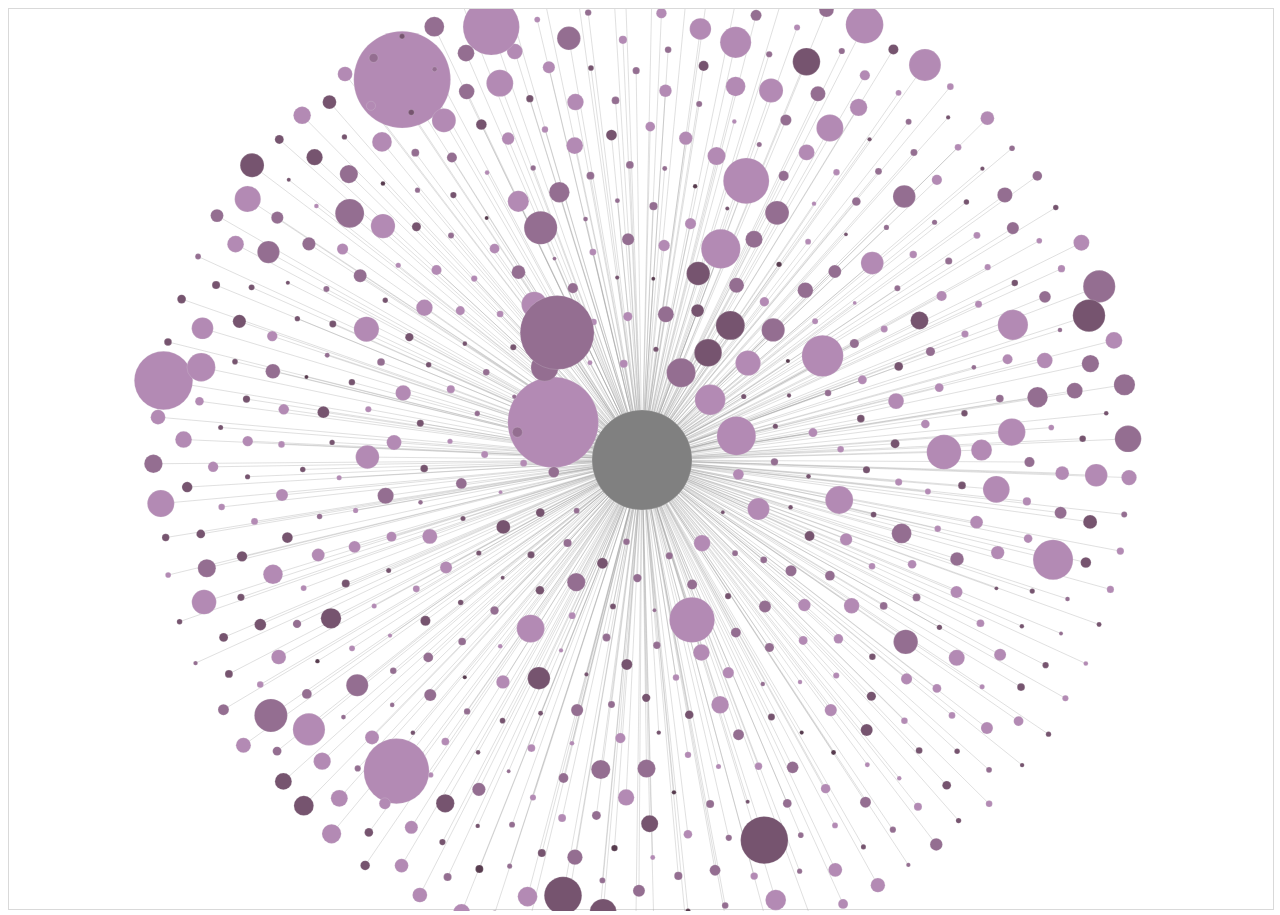
<file: HS_etiologie_network_graph.html>
<!DOCTYPE html>
<meta charset="utf-8">
<style>

/*     * { border: 1px solid orange; }*/
    
html, 
body {
    height: 100vh;
    min-height: 100vh;
}
    
#PubNetwork{
    position: relative;
    width: 100%;
    height: 100%;
    border: .1px solid #d9d9d9;
}
.node {
    stroke: #e0e0e0;
    stroke-width: .2px;
    opacity: 1;
}

.link {
    stroke: #999;
    stroke-opacity: .3;
}
    
.loading {
    font-size: 18px;
    font-family: Arial;
}
    
.label {
    fill: #444; 
    font: 16px sans-serif; 
}
    
.entry-name {
      font-weight: normal;
    }
    
.entry-value {
      font-style: italic;
    }
</style>


<!--BASED ON : https://stackoverflow.com/questions/29639270/space-out-nodes-evenly-around-root-node-in-d3-force-layout -->


<body>
<!--<script src="//d3js.org/d3.v3.min.js"></script>-->
    <script src="./js/d3.v3.js.min"></script>
<!--    <script src="./js/d3.v4.min.js"></script>-->

    
    <div id="PubNetwork"></div>
    
    
<script>
var width = document.getElementById("PubNetwork").offsetWidth,
    height = document.getElementById("PubNetwork").offsetHeight;

    // color per category:
    // 0 = subsidy circle
    // 1 = 2000
    // 2 = 2005
    // 3 = 2010
    // 4 = 2015
//var color = d3.scale.ordinal().range(["grey", "#B67DA7","#A1627F","#864A5B","#68353C"]);
//var color = d3.scale.ordinal().range(["grey", "#4B2E3C","#6F4A60","#926889","#B38AB4"]);
var color = d3.scale.ordinal().range(["grey", "#B38AB4","#946E91","#76546F","#583C4F"]);

    
var circleScale = d3.scale.linear()
                        .domain([1,650])
                        .range([2, 50]);
    
    var force = d3.layout.force()
//                    .charge(-120)
//                    .linkDistance(30)
                    .size([width, height]);

var svg = d3.select("#PubNetwork").append("svg")
    .attr("width", width)
    .attr("height", height);

var loading = svg.append("text")
    .attr("class", "loading")
    .attr("x", width / 2)
    .attr("y", height / 2)
    .attr("dy", ".35em")
    .style("text-anchor", "middle")
    .text("Loading...");

//d3.json("./ForceDirectData_v3.json", function (error, json) {
d3.json("./graph_file_intl_pub_ETIOLOGY.json", function (error, json) {
    var nodes = json.nodes;
    
    nodes[0].fixed = true;
    nodes[0].x = width / 2;
    nodes[0].y = height / 2;
    
    force.nodes(nodes)
        .links(json.links)
        .charge(function(d){
            var charge = -500;
            if (d.index === 0) charge = 10 * charge;
            return charge;
        });
    
    var link = svg.selectAll(".link")
        .data(json.links)
        .enter().append("line")
        .attr("class", "link")              
        .style("stroke-width", 1);
    
    
    
    var nodes = svg.selectAll(".node")
        .data(json.nodes)
        .enter().append("circle")
        .attr("class", "node")
        .attr("r", function (d) {
            return (circleScale(d.TimesCited));
        })
        .attr("fill", function (d) {
            return color(d.colorGroup);
        })
        .on('mouseenter', function(d){
          	var nodeSelection = d3.select(this).transition()
                                    .style("stroke","#454242")
                                    .style("stroke-width","2px");

            if (d.index === 0) {console.log("center circle")
                               
                               svg.append('svg:text')
                              .attr('x', 50)
                              .attr('y', 50)
                              .attr('class', 'label')
                        .append('svg:tspan')
                              .attr("class", "entry-name")
                              .text("Alle subsidies van de Hartstichting besteed aan entiologie onderzoek")

                        svg.append('svg:text')
                              .attr('x', 50)
                              .attr('y', 70)
                              .attr('class', 'label')
                        .append('svg:tspan')
                              .attr("class", "entry-name")
                              .text("Jaren")
                        .append("svg:tspan")
                                .text(": ")
                        .append('svg:tspan')
                              .attr("class", "entry-value")
                              .text("2000, 2005, 2010, 2015")
                    
                        svg.append('svg:text')
                              .attr('x', 50)
                              .attr('y', 90)
                              .attr('class', 'label')
                        .append('svg:tspan')
                              .attr("class", "entry-name")
                              .text("Totale subsidie bedrag")
                        .append("svg:tspan")
                                .text(": ")
                        .append('svg:tspan')
                              .attr("class", "entry-value")
                              .text("EUR 29 miljoen")
                        
                               
                               };
            
            if (d.index !== 0) { //console.log("not center circle")
                               
                               svg.append('svg:text')
                              .attr('x', 50)
                              .attr('y', 50)
                              .attr('class', 'label')
                        .append('svg:tspan')
                              .attr("class", "entry-name")
                              .text("Titel publicatie")
                        .append("svg:tspan")
                                .text(": ")
                        .append('svg:tspan')
                              .attr("class", "entry-value")
                              .text(d.PubTitel  + " ")

                        svg.append('svg:text')
                              .attr('x', 50)
                              .attr('y', 70)
                              .attr('class', 'label')
                        .append('svg:tspan')
                              .attr("class", "entry-name")
                              .text("Aantal keer geciteerd")
                        .append("svg:tspan")
                                .text(": ")
                        .append('svg:tspan')
                              .attr("class", "entry-value")
                              .text(d.TimesCited  + " ")
                    
                        svg.append('svg:text')
                              .attr('x', 50)
                              .attr('y', 90)
                              .attr('class', 'label')
                        .append('svg:tspan')
                              .attr("class", "entry-name")
                              .text("Journal")
                        .append("svg:tspan")
                                .text(": ")
                        .append('svg:tspan')
                              .attr("class", "entry-value")
                              .text(d.Tijdschrift  + " ")
                    
                        svg.append('svg:text')
                                .attr('x', 50)
                              .attr('y', 110)
                              .attr('class', 'label')
                        .append('svg:tspan')
                              .attr("class", "entry-name")
                              .text("Publicatie jaar")
                        .append("svg:tspan")
                                .text(": ")
                        .append('svg:tspan')
                              .attr("class", "entry-value")
                              .text(d.PubJr + " ")
                    
                    
                        svg.append('svg:text')
                                .attr('x', 50)
                              .attr('y', 130)
                              .attr('class', 'label')
                        .append('svg:tspan')
                              .attr("class", "entry-name")
                              .text("Subsidienummer")
                        .append("svg:tspan")
                                .text(": ")
                        .append('svg:tspan')
                              .attr("class", "entry-value")
                              .text(d.SubsidieNr + " ")
                        .append('svg:tspan')
                              .attr("class", "entry-name")
                              .text("  Bedrag")
                        .append("svg:tspan")
                                .text(": ")
                        .append('svg:tspan')
                              .attr("class", "entry-value")
                              .text("EUR " + d.Bedrag_num  + " ")
                    
                };
                          
        })
        
        
        
        .on('mouseleave', function(d){
          	var nodeSelection = d3.select(this).transition()
                                                .style("stroke", "#e0e0e0")
                                                .style("stroke-width", ".2px")
          d3.selectAll(".label,.entry-name,.entry-value")		
                .remove();
   		});
    
    
    
    
    
    
    var totalNodes = nodes[0].length;
    
   
    force.start();
    for (var i = totalNodes * totalNodes; i > 0; --i) force.tick();
    
    link.attr("x1", function (d) { return d.source.x; })
        .attr("y1", function (d) { return d.source.y; })
        .attr("x2", function (d) { return d.target.x; })
        .attr("y2", function (d) { return d.target.y; });
    
    nodes.attr("cx", function (d) { return d.x; })
        .attr("cy", function (d) { return d.y; })
//        .attr("r", function(d){
//            var radius = 10;
//            
//            if (d.index === 0) radius = radius * 2;
//            
//            return radius;
//        });
    
    force.on("tick", function() {
    link.attr("x1", function(d) { return d.source.x; })
        .attr("y1", function(d) { return d.source.y; })
        .attr("x2", function(d) { return d.target.x; })
        .attr("y2", function(d) { return d.target.y; });

    nodes.attr("cx", function(d) { return d.x; })
        .attr("cy", function(d) { return d.y; });
  });
    
    loading.remove();
    
  }); 
</script>
</file>
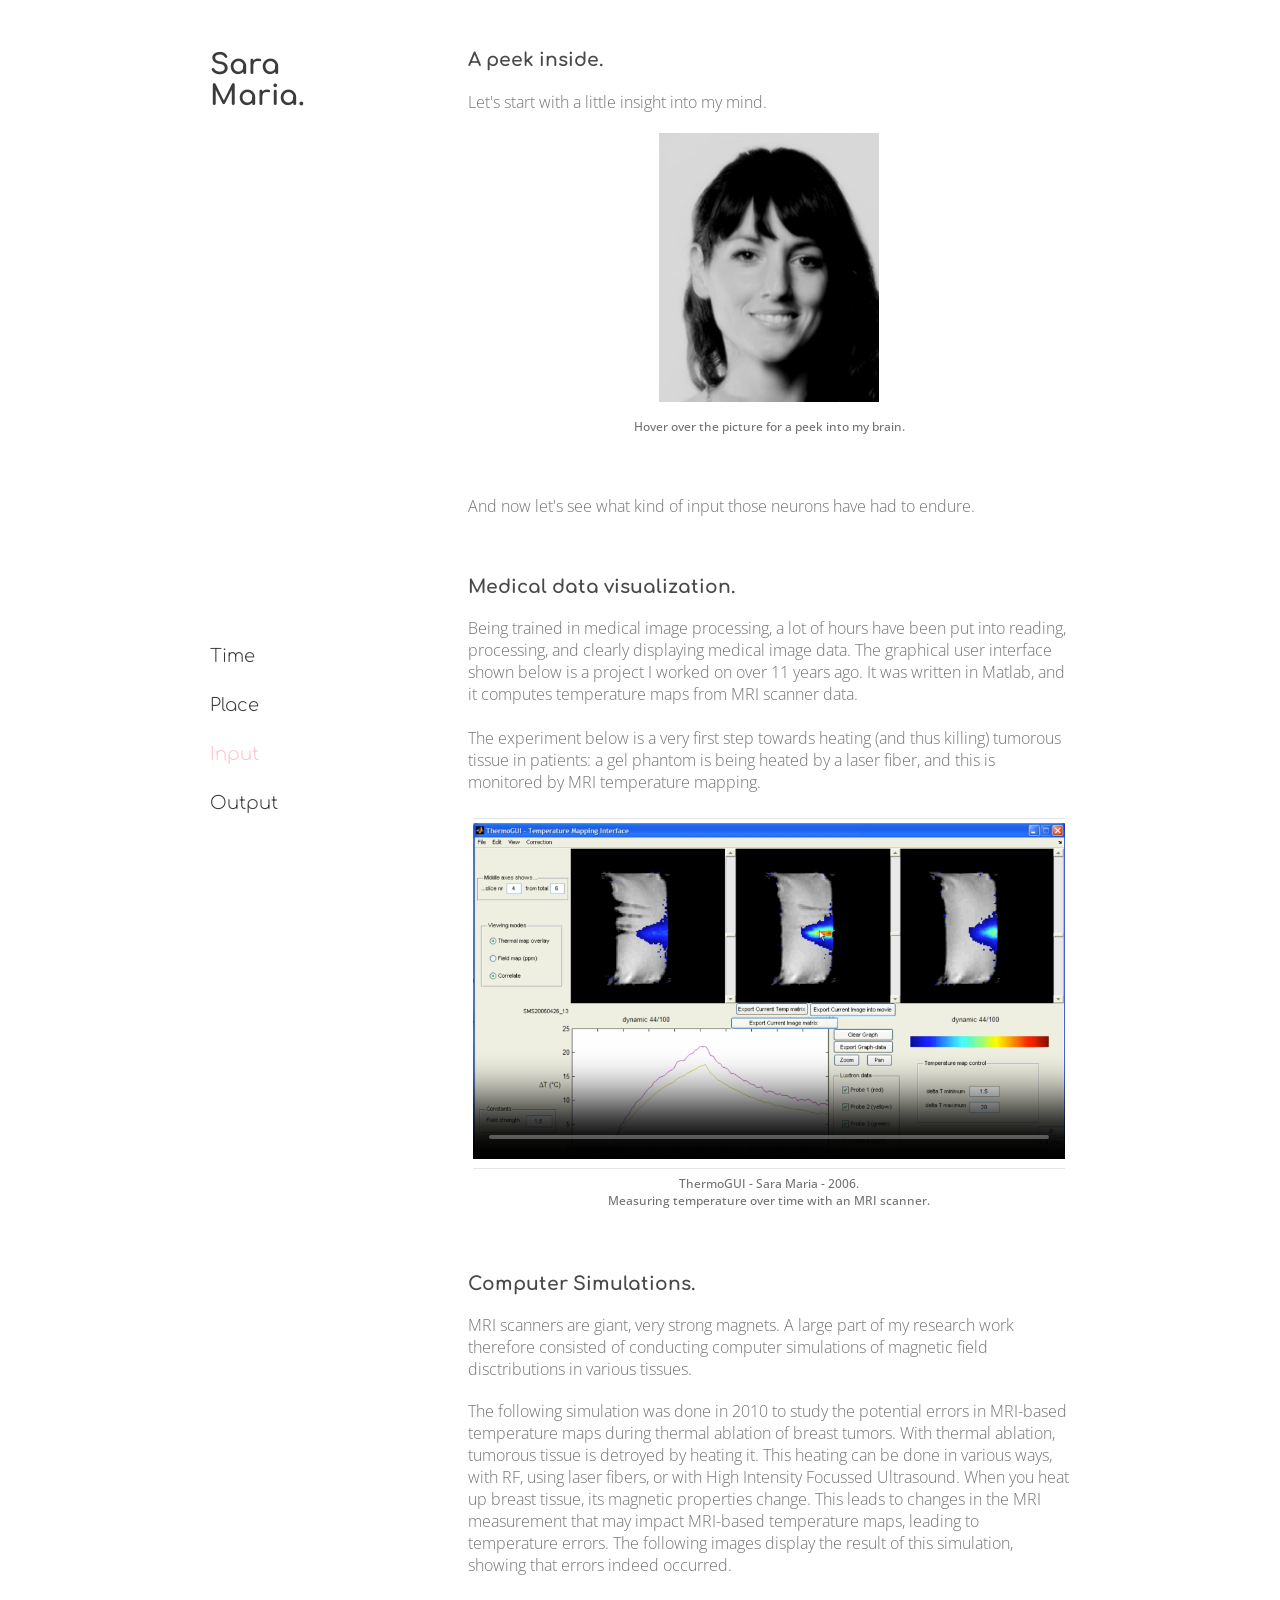
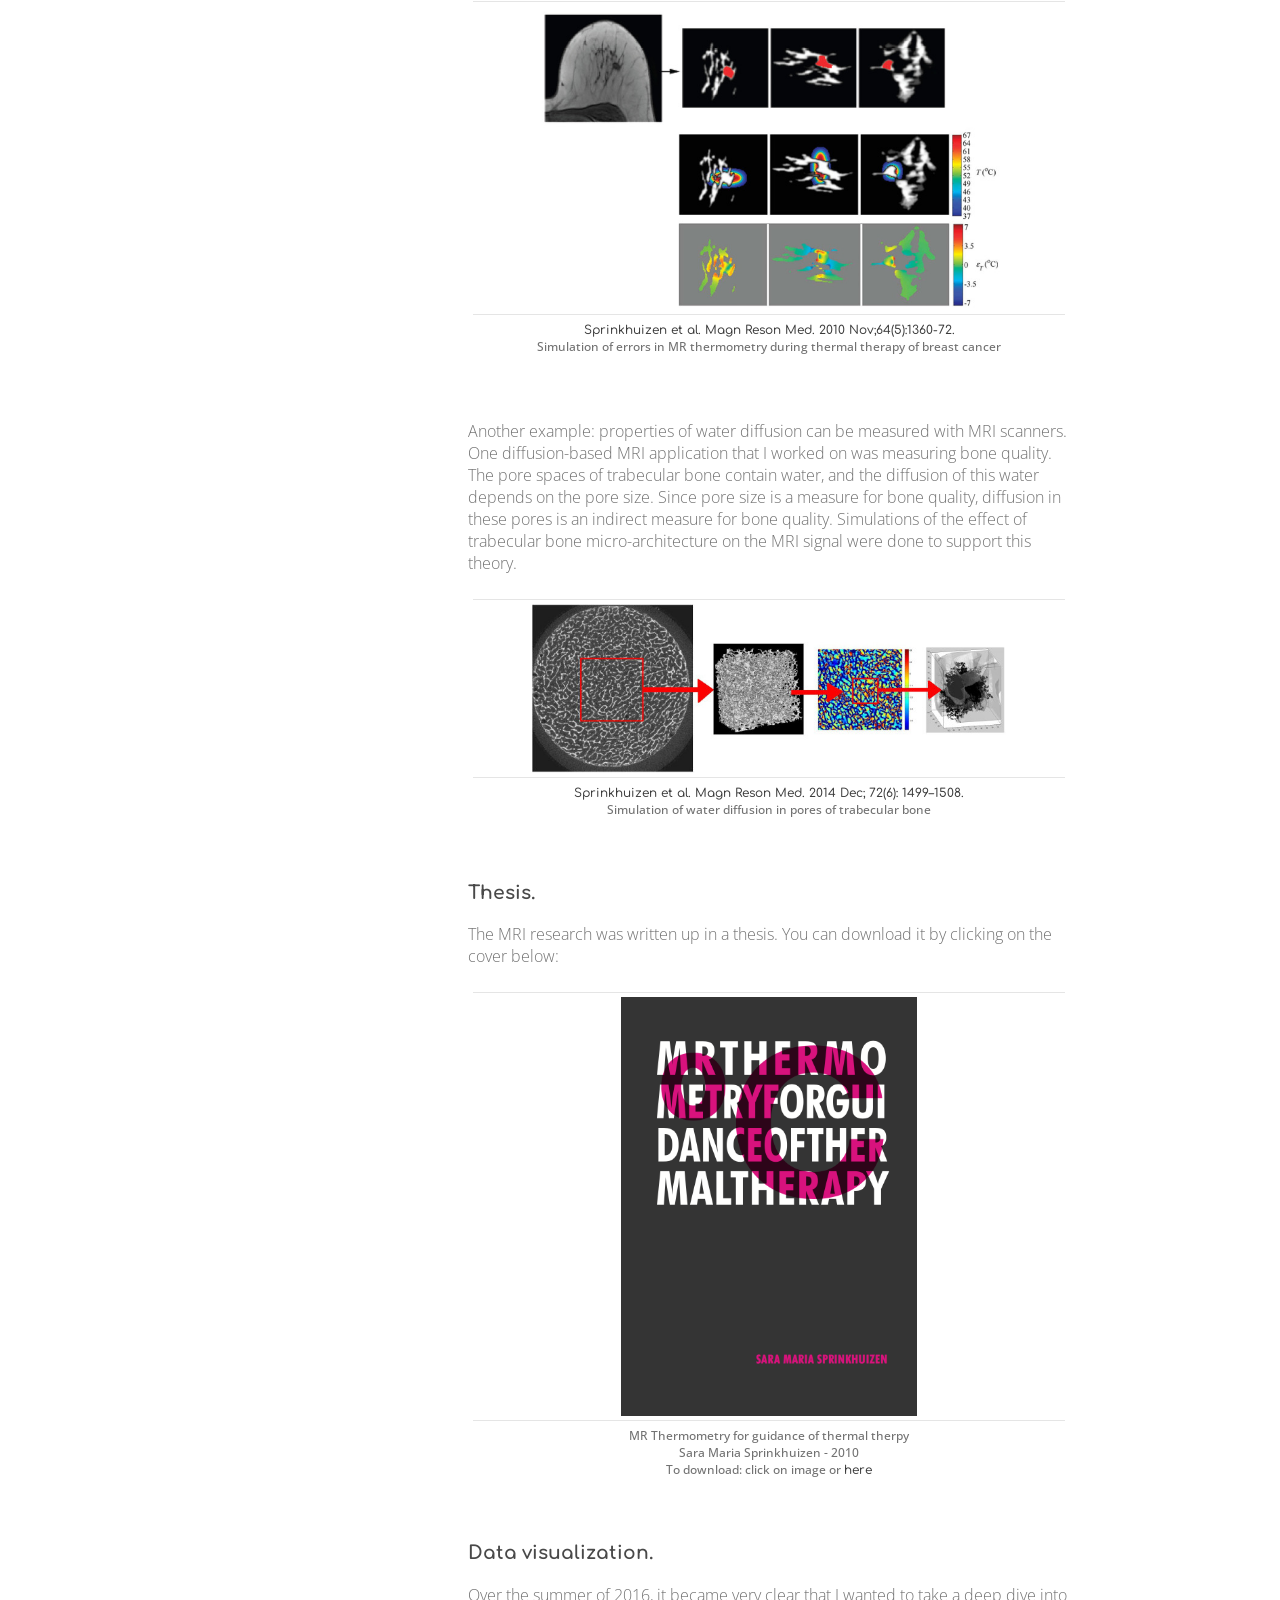
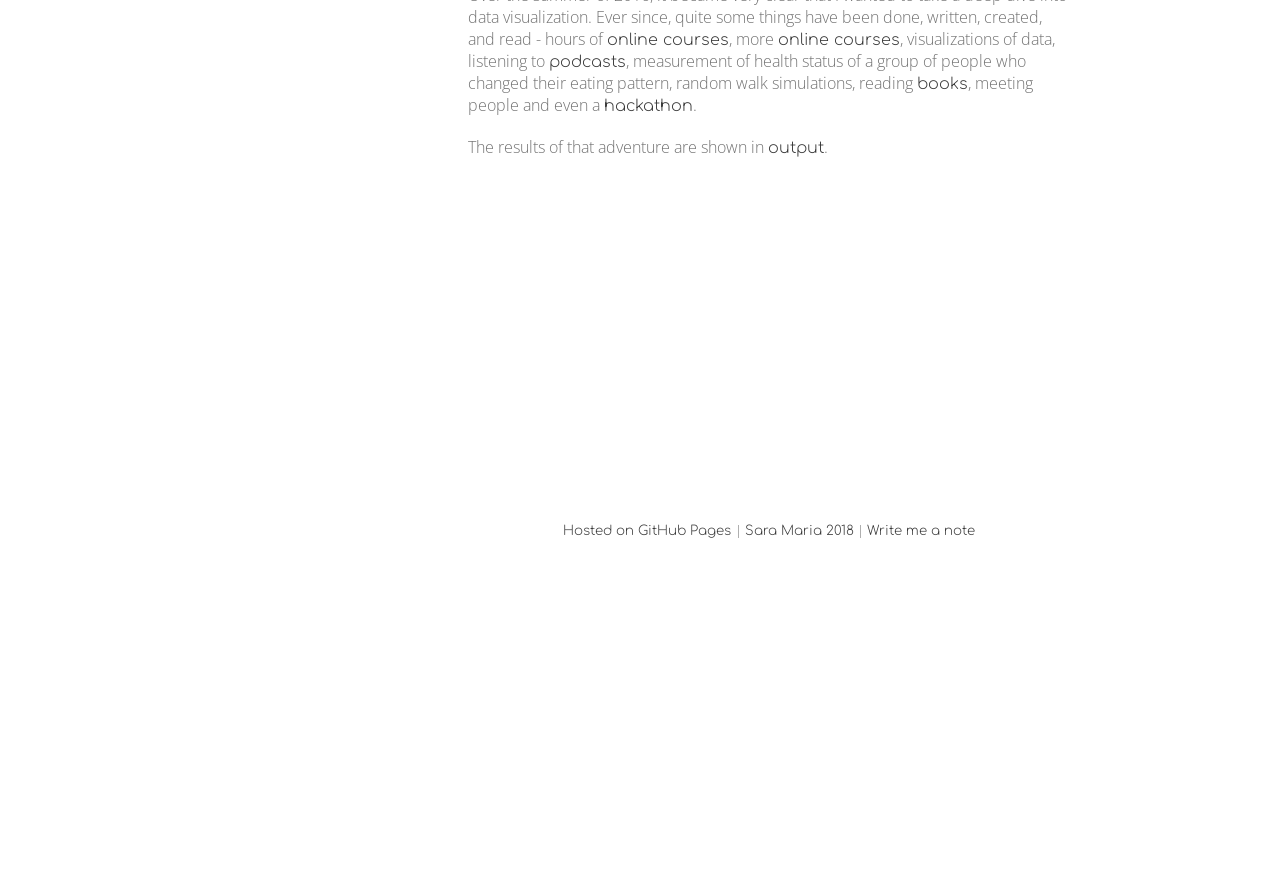
<file: input.html>
<!DOCTYPE html>
<html lang="en">
  <head>
    <!-- Character set of the document -->
    <meta charset="UTF-8">

    <!-- Page author -->
    <meta name="Sara Maria Sprinkhuizen" content="Sara Maria Sprinkhuizen">

    <!-- Page description -->
    <meta name="Collection of creations by Sara Sprinkhuizen.">

    <!-- Keywords  -->
    <meta name="keywords" content="Sara,Maria,Sprinkhuizen,MRI,Thermometry,Physics,Data,Visualization,Science,Design">

    <!-- Link share info  -->      
    <meta property="og:title" content="Sara Maria">
	<meta property="og:site_name" content="Sara Maria">
	<meta property="og:url" content="http://saramaria.org">
    <meta property="og:description" content="A collection of digital creations. With a hint of anti-digital creations.">
	<meta property="og:locale" content="en_US">
    <meta property="og:image" content="./images/saramaria_thumb.png">
	<meta property="og:image:type" content="image/png">
	<meta property="og:image:width" content="700">
	<meta property="og:image:height" content="389">

    <!-- Set the viewport -->
    <meta name="viewport" content="width=device-width, initial-scale=1.0">

    <title>Sara Maria</title>

    <!-- Styles and Fonts -->
    <link rel="stylesheet" href="stylesheets/styles.css">
    <link href="https://fonts.googleapis.com/css?family=Comfortaa|Open+Sans:300" rel="stylesheet">
    
    <!-- JS -->
    <script src="./javascripts/d3.min.js" charset="utf-8"></script>
    
    <!-- Tracking -->
    <script>
         (function(i,s,o,g,r,a,m){i['GoogleAnalyticsObject']=r;i[r]=i[r]||function(){
         (i[r].q=i[r].q||[]).push(arguments)},i[r].l=1*new Date();a=s.createElement(o),
         m=s.getElementsByTagName(o)[0];a.async=1;a.src=g;m.parentNode.insertBefore(a,m)
         })(window,document,'script','https://www.google-analytics.com/analytics.js','ga');
        ga('create', 'UA-94002143-1', 'auto');
        ga('send', 'pageview');
    </script>
</head>
    
<body>
            
    <div id="wrapper">
        <div id="header">
            <h1 id="headtitle"><a href="./index.html" style="text-decoration:none">Sara <br> Maria.</a></h1>
       </div>
        
        <!--        MENU -->
        <nav id="menu">
            <ul style="list-style-type:none">
                <li><a href="./time.html">Time</a></li>
                <li><a href="./place.html">Place</a></li>
                <li><a href="./input.html" style="color:#ffc2cc">Input</a></li>
                <li><a href="./output.html">Output</a></li>
            </ul>
        </nav>

    <div id="section">
        
    <h3>A peek inside.</h3>
            <p>Let's start with a little insight into my mind.</p>
                <!--  Overay MRI on top of picture-->
<!--                <figure style="width:100%; height:100%">-->
                    <div class="block">
                    <div class="overlay"></div>
                    </div>
                    <figcaption>Hover over the picture for a peek into my brain.</figcaption>
<!--        </figure>-->

        <div id="spacer"></div> 

        <p>And now let's see what kind of input those neurons have had to endure.</p>
        
        <div id="spacer"></div> 
        
        <h3>Medical data visualization.</h3> 

    <p>Being trained in medical image processing, a lot of hours have been put into reading, processing, and clearly displaying medical image data. The graphical user interface shown below is a project I worked on over 11 years ago. It was written in Matlab, and it computes temperature maps from MRI scanner data. <br><br>The experiment below is a very first step towards heating (and thus killing) tumorous tissue in patients: a gel phantom is being heated by a laser fiber, and this is monitored by MRI temperature mapping.</p>

            
<div style="width:100%">  
<figure>        
    <video id="myVideo" width="100%" height="100%" poster="./images/ScreenShot_2D_ThermoGUI.png" preload="auto" src="./movies/ThermoGUI_2D_and_3D_conv.mp4" type="video/mp4" controls="true">

        <object type="application/x-shockwave-flash"
                src="player.swf?etc...">
        <p>Your browser does not support the video tag. Download <a href="./movies/ThermoGUI_2D_and_3D_conv.mov"> the video here.</a><br />
        or use a different browser.</p>
        </object>
    </video>
    <figcaption>ThermoGUI - Sara Maria - 2006. <br>Measuring temperature over time with an MRI scanner.           </figcaption>
</figure>        
</div>
    

    <div id="spacer"></div>  

    <h3>Computer Simulations.</h3>  
        <p>MRI scanners are giant, very strong magnets. A large part of my research work therefore consisted of conducting computer simulations of magnetic field disctributions in various tissues. </p> 
        <p>The following simulation was done in 2010 to study the potential errors in MRI-based temperature maps during thermal ablation of breast tumors. With thermal ablation, tumorous tissue is detroyed by heating it. This heating can be done in various ways, with RF, using laser fibers, or with High Intensity Focussed Ultrasound. When you heat up breast tissue, its magnetic properties change. This leads to changes in the MRI measurement that may impact MRI-based temperature maps, leading to temperature errors. The following images display the result of this simulation, showing that errors indeed occurred. </p>

        <p><div style="width:100%">
    
<!--    Initial reference: href="http://onlinelibrary.wiley.com/doi/10.1002/mrm.22531/epdf"-->
        <figure><a href="./materials/Sprinkhuizen-MagnResonMed2010Nov64(5)-1360-72.pdf" target="_blank"> <img src="./images/breast_mri_tumor_segmentation_plus_simulation.jpg" style="width:80%"></a>
                <figcaption> <a href="./materials/Sprinkhuizen-MagnResonMed2010Nov64(5)-1360-72.pdf" target="_blank"> Sprinkhuizen et al. Magn Reson Med. 2010 Nov;64(5):1360-72.</a> <br> Simulation of errors in MR thermometry during thermal therapy of breast cancer </figcaption></figure>
        </div></p>
        
    <div id="spacer"></div>  
        
        <p>Another example: properties of water diffusion can be measured with MRI scanners. One diffusion-based MRI application that I worked on was measuring bone quality. The pore spaces of trabecular bone contain water, and the diffusion of this water depends on the pore size. Since pore size is a measure for bone quality, diffusion in these pores is an indirect measure for bone quality. Simulations of the effect of trabecular bone micro-architecture on the MRI signal were done to support this theory. </p>
        <p><div style="width:100%">
        <figure><a href="./materials/Sprinkhuizen-MagnResonMed2014Dec72(6)-1499%E2%80%931508.pdf" target="_blank"> <img src="./images/FIG1_CT_and_rendering_and_map_andMC.jpg" style="width:80%"></a>
            
<!--    Initial reference: href="https://www.ncbi.nlm.nih.gov/pmc/articles/PMC4077997/"-->    
        <figcaption> <a href="./materials/Sprinkhuizen-MagnResonMed2014Dec72(6)-1499%E2%80%931508.pdf" target="_blank"> Sprinkhuizen et al. Magn Reson Med. 2014 Dec; 72(6): 1499–1508.</a> <br> Simulation of water diffusion in pores of trabecular bone </figcaption></figure>   
        </div></p>        


    <div id="spacer"></div>        

    <h3>Thesis.</h3>  
    <p>The MRI research was written up in a thesis. You can download it by clicking on the cover below:</p>
    <p><div style="width:100%">
    
<!--    Initial reference: href="http://onlinelibrary.wiley.com/doi/10.1002/mrm.22531/epdf"-->
        <figure><a href="./materials/Thesis_SMSprinkhuizen.pdf" target="_blank"> <img src="./images/Thesis_cover_SMSprinkhuizen.png" style="width:50%"></a>
                <figcaption> MR Thermometry for guidance of thermal therpy <br> Sara Maria Sprinkhuizen - 2010 <br> To download: click on image or <a href="./materials/Thesis_SMSprinkhuizen.pdf" target="_blank"> here </a></figcaption></figure>
        </div></p>


    <div id="spacer"></div>        

    <h3>Data visualization.</h3>  
    <p>Over the summer of 2016, it became very clear that I wanted to take a deep dive into data visualization. Ever since, quite some things have been done, written, created, and read - hours of <a href="https://www.udacity.com" target="_blank">online courses</a>, more <a href="https://www.coursera.com" target="_blank">online courses</a>, visualizations of data, listening to <a href="http://datastori.es" target="_blank">podcasts</a>, measurement of health status of a group of people who changed their eating pattern, random walk simulations, reading <a href="https://www.edwardtufte.com/tufte/books_vdqi" target="_blank">books</a>, meeting people and even a <a href="https://www.northeastern.edu/csshresearch/bostonarearesearchinitiative/2016/10/04/bari-co-hosts-inaugural-hubweek-hackathon/" target="_blank">hackathon</a>.
    </p>
    <p>The results of that adventure are shown in <a href="./output.html">output</a>.</p>

    <div id="largespacer"></div>        
    
<div id="footer">
     <small><a href="https://pages.github.com" target="_blank"> Hosted on GitHub Pages </a>| <a href="https://sara-maria.github.io/">Sara Maria 2018</a> | <a href="mailto:sara@thedatavisionlab.com">Write me a note</a> </small>
</div>  

    </div>   <!-- End of section div-->

</div> <!-- End of wrapper div-->
   
    <script src="javascripts/scale.fix.js"></script>
    
  </body>
</html>
</file>
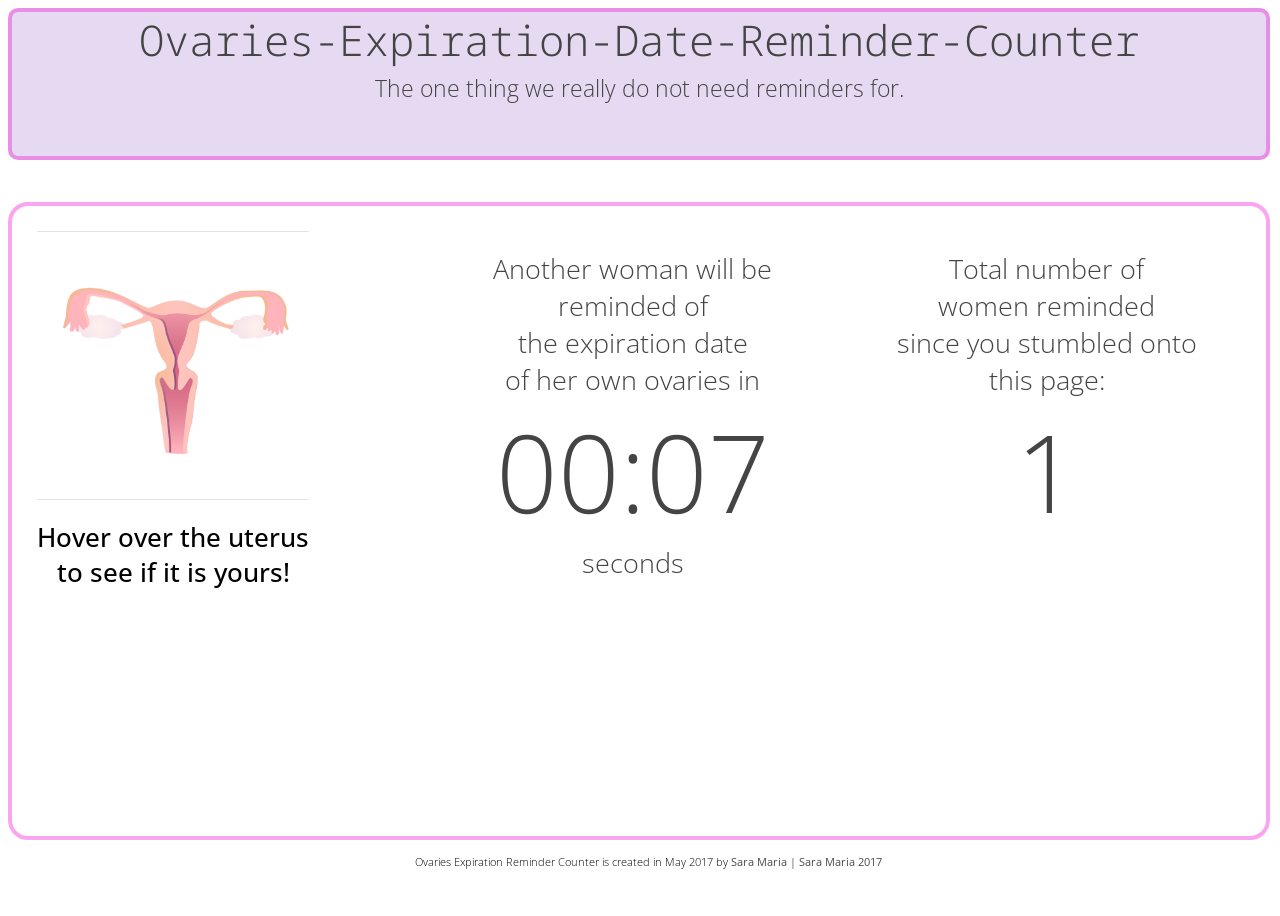
<file: output-uterus.html>
<!DOCTYPE html>
<html lang="en">
	<head>
	    
          <!-- Declare the character set of the document -->
        <meta charset="UTF-8">

        <!-- Describe the author of the page -->
        <meta name="Sara Maria Sprinkhuizen" content="Sara Maria Sprinkhuizen">

        <!-- Provide a description of your page -->
        <meta name="Unwanted Uterus Expiration Reminders Awareness Page.">

        <!-- List keywords of your page for search engines -->
        <meta name="keywords" content="Uterus, Unsollicited, Advise, Pregnancy, Kids, 30-something">

        <!-- Link share - thumbnail info  -->      
        <meta property="og:image" content="./images/output-uterus.png">
		
        <!-- Set the viewport -->
        <meta name="viewport" content="width=device-width, initial-scale=1.0">
      	
        
        <title>My Uterus. Not yours.</title>
      
        <link href="https://fonts.googleapis.com/css?family=Droid+Sans+Mono:300,400" rel="stylesheet">
        <link href="https://fonts.googleapis.com/css?family=Open+Sans:300" rel="stylesheet">
		
        
<!--        <script type="text/javascript" src="./d3/d3.min.js"></script>-->
        <script src="http://d3js.org/d3.v3.min.js"></script>
		
        <script>
        // Tracking Google analytics
            (function(i,s,o,g,r,a,m){i['GoogleAnalyticsObject']=r;i[r]=i[r]||function(){
            (i[r].q=i[r].q||[]).push(arguments)},i[r].l=1*new Date();a=s.createElement(o),
            m=s.getElementsByTagName(o)[0];a.async=1;a.src=g;m.parentNode.insertBefore(a,m)
            })(window,document,'script','https://www.google-analytics.com/analytics.js','ga');
  
            ga('create', 'UA-94002143-1', 'auto');
            ga('send', 'pageview');
      </script>
        
        
        
        <style type="text/css">             
/*             layout boundary lines*/
/*
             *{
                border: 1px solid orange !important;
              }
*/
            
            body{
                font-family: 'Open Sans', sans-serif;
                font-size:100%; 
                font-weight:300;
                height: 100vh; /*30em; /*500px;*/
                width: 100vw; /*full width of screen*/  /*width:1500px;*/
                overflow-y: hidden;
                }
            
            #header {
                font-family: 'Droid Sans Mono', monospace;
/*                font-size: 2vw; */
                text-align: center;
                align-items: center;
                justify-content: center;
                height: 16vh; /*30em; /*500px;*/
                width: 98%;
                background-color:rgba(154, 113, 203, 0.26);
                color:#444;
                border: 4px solid rgba(239, 20, 213, 0.38) !important;
                border-radius: 10px;

            }
            
            h2 {
                font-weight: 300;
                font-size:3.3vw;
                text-align: center;
                margin-bottom: 0;
                margin-top: -1px;
                }             
            
            h3 {
                font-family:  'Open Sans', sans-serif;
                font-weight: 100;
                font-size:1.8vw;
                text-align: center;
                color:#444;
                margin-top:4px;
                }  
            
            #content {
                height:85%; 
                min-height: 70vh;
                width:98%;
                margin-top: 42px;
                
                display: -webkit-flex;
                display: flex;
                -webkit-flex-direction: row;
                flex-direction: row;
                
                border: 4px solid rgba(239, 20, 213, 0.38) !important;
                border-radius: 20px;
                overflow: hidden;
            }
                    
            #Uterus{
                width:33%;
            }
            #counter{
                width:33%;
                font-weight: 300;
                font-size:2.1vw;
                text-align: center;
                align-items: center;
                justify-content: center;
                color:#444;
                margin-top:44px;
            }
            #totalclock{
                width:33%;
            }
            #time {
                font-size:8.4vw;
            }
            #countingall{
                font-size:8.4vw;
            }
            #totalclock{
                font-weight: 300;
                font-size:2.1vw;
                text-align: center;
                align-items: center;
                justify-content: center;
                color:#444;
                margin-top:44px;
            }
            
            
            #footer {
                text-align: center;
                font-size: .7em;
                width:100vw;
                height:5%; /*2.5em;*/
                line-height: 2.5sem; 
                vertical-align: bottom;
                bottom:0;
                }
            
            #footer-content {
                position: relative;
                bottom: -14px;
                left: 0;
                }
            
            a {
                font-weight: 400;
                color:#494949;
                text-decoration:none;
            }
        
            a:hover {
                color:#9d9999;
            }
            
            figure {
                display: inline-block;
                padding-top: 1px;
                margin: 25px;
                border-top: 1px solid #e5e5e5;

            }
            
            figure img {
                display: block;    
                margin: 0 auto;
            }

            figure figcaption {
                margin-top: 4px;
                padding-top: 20px;
                text-align: center;
                font-size: 2vw;
                font-weight: 500;
                border-top: 1px solid #e5e5e5;

            }

            /*Code for image overlays*/
            .block {
                position: relative;
                margin: 5px;
                width: 20vw;
                height: 20vw;
                background: url("./images/output-uterus_and_notyours_wbg.png") no-repeat; 
                background-size:100%; 
            }

            .overlay
            {
                width: 20vw;
                height: 20vw;
                background: url("./images/output-uterus_wbg.png") no-repeat; 
                background-size:100%; 
                -webkit-transition: opacity 1s ease-in-out;
                -moz-transition: opacity 1s ease-in-out;
                -ms-transition: opacity 1s ease-in-out;
                -o-transition: opacity 1s ease-in-out;
                transition: opacity 1s ease-in-out;
            }

            .block:hover .overlay {
/*                filter:alpha(opacity=1);*/
                opacity:0;
            }

        </style>
        
        
        <script type="text/javascript">  
   
            function startTimer(duration, display) {
                    var timer = duration, seconds;
                    setInterval(function () {
                        seconds = parseInt(timer % 60, 10);

                        seconds = seconds < 10 ? "0" + seconds : seconds;
                        
                        display.textContent =  "00:" + seconds;

                        if (--timer < 0) {
                            timer = duration;
                        }
                    }, 1000);
                }
    
        </script>
	</head>
	
    
    
    
    
    
    
    <body>
        
<!--  Structure: -->
    <div id="wrapper">
        
        <!--    // Header                       -->  
        <div id="header">
            <h2 id="headertitle">Ovaries-Expiration-Date-Reminder-Counter</h2>
                <div>
                    <h3>The one thing we really do not need reminders for.</h3>
                </div>
        </div>
            
        <!--    // Main content of vis            -->  
        <div id="content">
            
                <!-- Three sections: body, disc, music--> 
                <div id="Uterus">
    
                     <figure>
                         <div class="block">
                            <div class="overlay"></div>
                        </div>
                         <figcaption>Hover over the uterus <br> to see if it is yours!</figcaption>
                    </figure>

                </div>

                <div id="counter">Another woman will be <br>reminded of <br>the expiration date <br>of her own ovaries in <br><span id="time"></span> <br>seconds</div>
                            <script>                
                                
                            window.onload = function () {
                                var sevenseconds = 7,
                                    display = document.querySelector('#time');
                                    startTimer(sevenseconds, display);
                            };
                            </script>
                 
            
                <div id="totalclock">Total number of <br>women reminded <br>since you stumbled onto<br>this page: <br>
                    <span id="countingall">1</span> <br></div>
                
                <script>
                    debugger;
                    var displaycounter = document.querySelector('#countingall');
            
                    setInterval(function () {
                        debugger;
                        totalnumber = displaycounter.textContent;
                        totalnumber=parseInt(totalnumber)+1
                        displaycounter.textContent = totalnumber;
                    }, 8000);
                
                    </script>
            </div>
        </div>
            </div>

                
        </div> <!--    end of main content    -->
       
      
        <!--    // Footer with data details and credits            -->
        <div id="footer">
            
            <div id="footer-content">
                Ovaries Expiration Reminder Counter</a>  is created in May 2017 by <a href="http://www.saramaria.org/" target="_blank">Sara Maria</a>   |   <a href="http://saramaria.org/" target="_blank">Sara Maria 2017</a>
            </div>
        </div>
      
    </div> <!--    #end of content wrapper    -->
	</body>

</html>
</file>
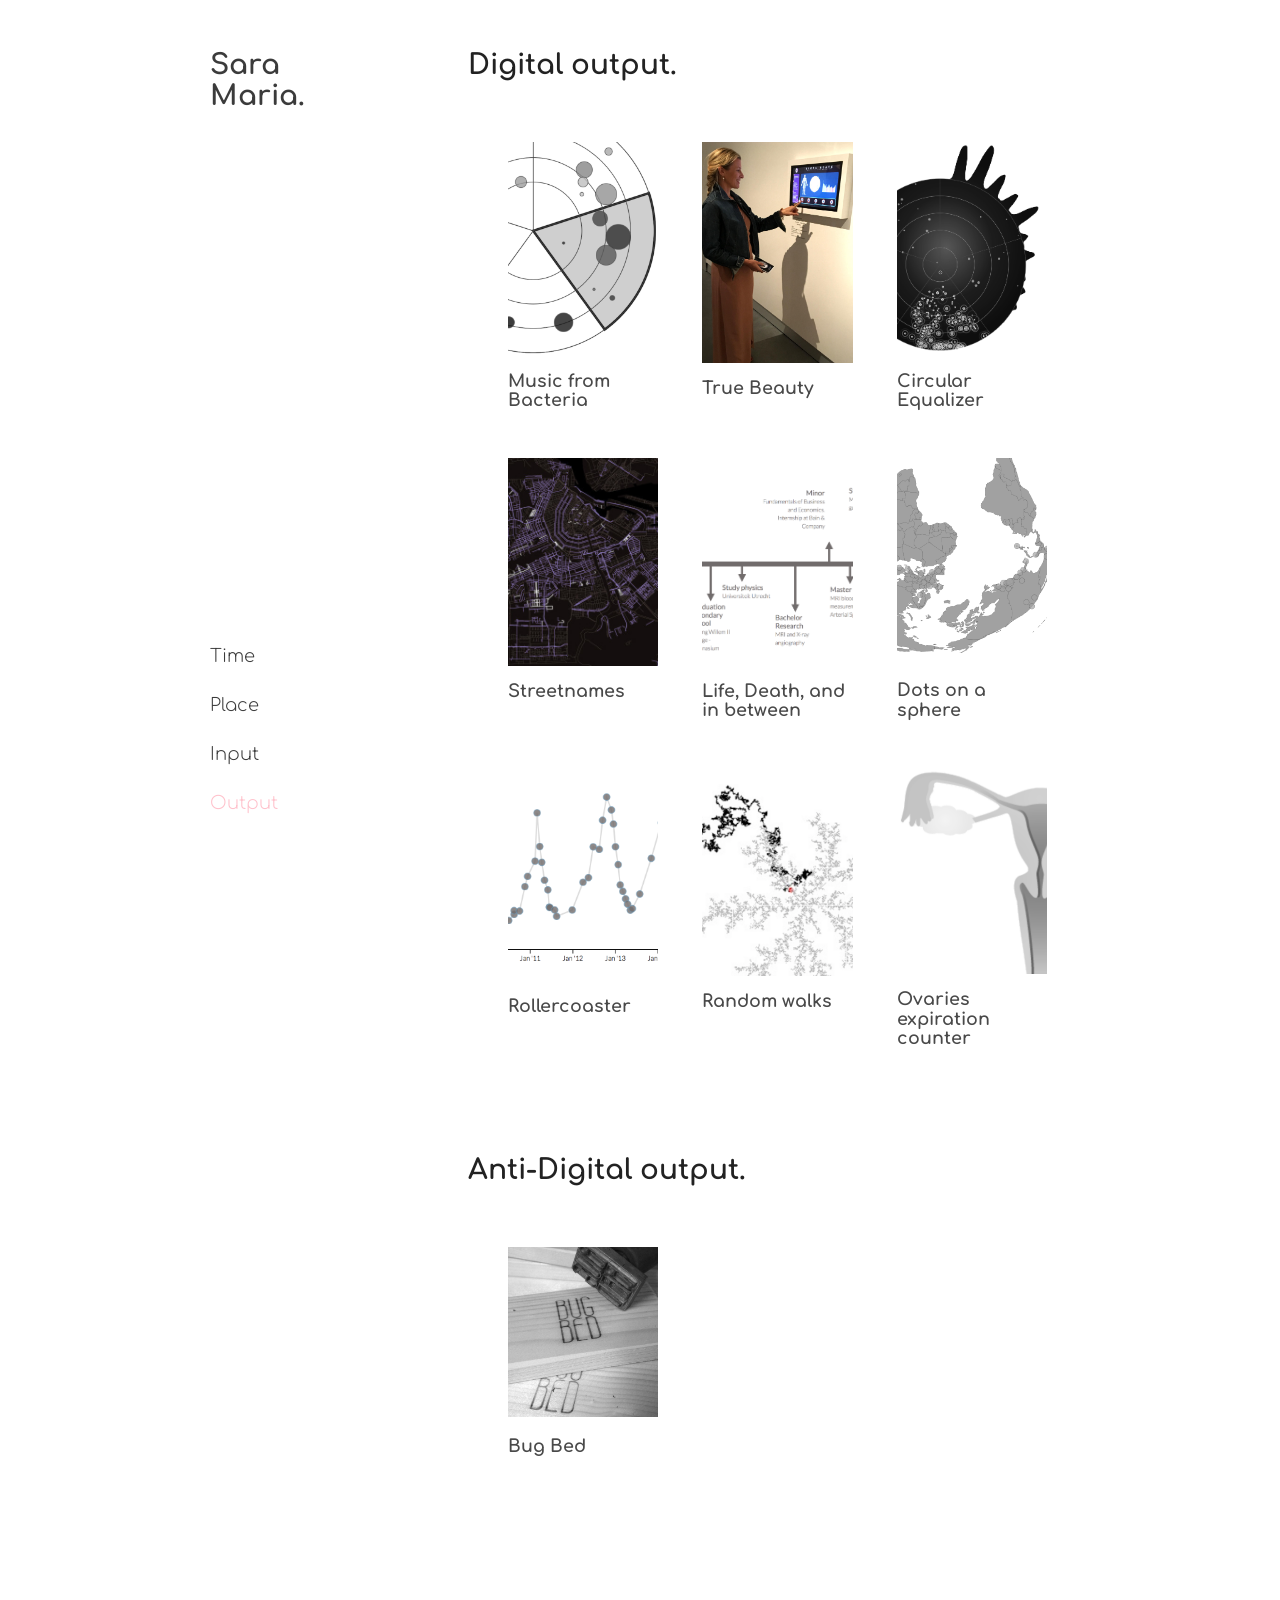
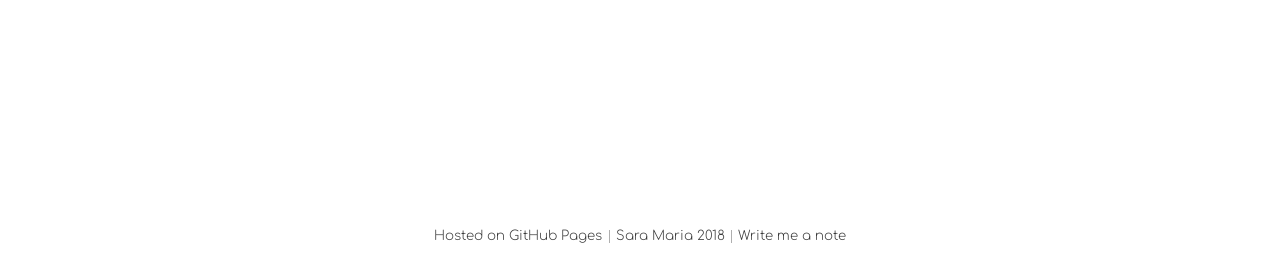
<file: output.html>
<!DOCTYPE html>
<html lang="en">
  <head>
    <!-- Character set of the document -->
    <meta charset="UTF-8">

    <!-- Page author -->
    <meta name="Sara Maria Sprinkhuizen" content="Sara Maria Sprinkhuizen">

    <!-- Page description -->
    <meta name="Collection of creations by Sara Sprinkhuizen.">

    <!-- Keywords  -->
    <meta name="keywords" content="Sara,Maria,Sprinkhuizen,MRI,Thermometry,Physics,Data,Visualization,Science,Design">

    <!-- Link share info  -->      
    <meta property="og:title" content="Sara Maria">
	<meta property="og:site_name" content="Sara Maria">
	<meta property="og:url" content="http://saramaria.org">
    <meta property="og:description" content="A collection of digital creations. With a hint of anti-digital creations.">
	<meta property="og:locale" content="en_US">
    <meta property="og:image" content="./images/saramaria_thumb.png">
	<meta property="og:image:type" content="image/png">
	<meta property="og:image:width" content="700">
	<meta property="og:image:height" content="389">

    <!-- Set the viewport -->
    <meta name="viewport" content="width=device-width, initial-scale=1.0">

    <title>Sara Maria</title>

    <!-- Styles and Fonts -->
    <link rel="stylesheet" href="stylesheets/styles.css">
    <link href="https://fonts.googleapis.com/css?family=Comfortaa|Open+Sans:300" rel="stylesheet">
    
    <!-- JS -->
    <script src="./javascripts/d3.min.js" charset="utf-8"></script>
    <!--    % used for graph!-->
    <script src="./javascripts/dimple.v2.1.6.min.js"></script>
    <!--Added for video display in safari...      -->
    <script src="./javascripts/ac_quicktime.js" type="text/javascript"></script>

    <!-- Tracking -->
    <script>
         (function(i,s,o,g,r,a,m){i['GoogleAnalyticsObject']=r;i[r]=i[r]||function(){
         (i[r].q=i[r].q||[]).push(arguments)},i[r].l=1*new Date();a=s.createElement(o),
         m=s.getElementsByTagName(o)[0];a.async=1;a.src=g;m.parentNode.insertBefore(a,m)
         })(window,document,'script','https://www.google-analytics.com/analytics.js','ga');
        ga('create', 'UA-94002143-1', 'auto');
        ga('send', 'pageview');
    </script>
    
    <style>  
/*        For projects overview sections:*/
/*        Based on https://www.w3schools.com/howto/howto_css_team.asp*/
        html {
          box-sizing: border-box;
        }

        *, *:before, *:after {
          box-sizing: inherit;
        }

        .column {
          float: left;
          width: 33.3%;
          margin-bottom: 26px;
          padding: 0 16px;
        }

        @media (max-width: 650px) {
          .column {
            width: 100%;
            display: block;
          }
        }

        .card {
/*          box-shadow: 0 4px 8px 0 rgba(0, 0, 0, 0.2);*/
        }

        h3{
          margin-top: 12px;
        }
        
        
        .containeroutput {
          padding: 12px 6px;
        }

        .containeroutput::after, .row::after {
          content: "";
          clear: both;
          display: table;
        }

        div.panel {
                padding: 0 1px;
                background-color: white;
                max-height: 0;
                overflow: hidden;
                transition: max-height 0.3s ease-out;
            }
        
        .imglink{border: none;}
        /* END of projects overview section style*/
/*
        
        
                    *{
                        border: 1px solid #e5e5e5 !important;
                        }
              
*/
        .row {
            margin-left: 18px;
            }
        
        img.accordion {
                background-color: white;
                color: #444;
                cursor: pointer;
/*                padding: 18px;*/
                width: 100%;
                border: none;
                text-align: left;
                outline: none;
                font-size: 15px;
                transition: 0.4s;
            }
        
        button.accordion {
                background-color: white;
                color: #444;
                cursor: pointer;
/*                padding: 18px;*/
                width: 100%;
                border: none;
                text-align: left;
                outline: none;
                font-size: 15px;
                transition: 0.4s;
            }

        button.accordion.active, button.accordion:hover h3{
/*                background-color: #ffc2cc;*/
            font-size: 28;
            color:#ffc2cc;
            }

    </style>
</head>
 
    
<body>
            
    <div id="wrapper">
           <div id="header">
            <h1 id="headtitle"><a href="./index.html" style="text-decoration:none">Sara <br> Maria.</a></h1>
        </div>
        
        <!--        MENU -->
        <nav id="menu">
            <ul style="list-style-type:none">
                <li><a href="./time.html">Time</a></li>
                <li><a href="./place.html">Place</a></li>
                <li><a href="./input.html">Input</a></li>
                <li><a href="./output.html" style="color:#ffc2cc">Output</a></li>
            </ul>
        </nav>


    <div id="section">
         <h1>Digital output.</h1>
            <div id="spacer"></div>     

                
            <div class="row">

                <div class="column">
                <div class="card">
                    <button class="accordion"><a class="imglink" href="http://biotabeats.org/visualization.html" target="blank">
                        <img class="accordion" src="./images/output-biotabeats.png" alt="Biota Beats" style="width:100%">
                    <h3>Music from Bacteria</h3></a></button>
                    <div class="containeroutput panel">
                        <p>I could not believe my luck when I learned about <a href="http://biotabeats.org/visualization.html" target="blank">Biota Beats</a>. This project brings together art, science, and the communication of ideas through visuals. On top of that, it is all about the microbiome! Very happy to be involved with the amazing, multidisciplinary <a href="http://www.emwbookstore.com/street-bio/" target="blank">Street Bio team at EMW bookstore</a> in Cambridge, USA.</p>
                    </div>
                 </div>
              </div>

                
                
                <div class="column">
                <div class="card">
                    <button class="accordion"><a class="imglink" href="http://saramaria.org/breda_expo.html" target="blank">
                        <img class="accordion" src="./images/output-bredaexpo.jpg" alt="Biota Beats" style="width:100%">
                    <h3>True Beauty</h3></a></button>
                    <div class="containeroutput panel">
                        <p>From March until August 2018, the <a href="https://www.stedelijkmuseumbreda.nl" target="blank">Stedelijk Museum</a> in Breda, the Netherlands, held an exhibition called "True Beauty - the interface of Art and Science". Biota Beats was featured in this exhibition. It was fantastic to build <a href="http://saramaria.org/breda_expo.html" target="blank">my first interactive piece</a> to be on display in a museum!</p>
                    </div>
                 </div>
              </div>
                
              <div class="column">
                <div class="card">
                  <button class="accordion"><a href="http://saramaria.org/equalizer-linda.html" target="blank"><img src="./images/output-equalizer_v2.png" alt="Equalizer" style="width:100%">
                    <h3>Circular Equalizer</h3></a></button>
                  <div class="containeroutput panel">
                    <p>For the <a href="http://biotabeats.org/" target="blank">Biota Beats</a> project, I worked on the question: "How to best visualize audio?" Different variations of music equalizers were explored. One of them was <a href="http://saramaria.org/equalizer-linda.html" target="blank">circular. </a></p>
                  </div>
                </div>
              </div>   

               
              
            <!--    End and begin new row every third entry:-->
            </div><div class="row">

        
                      <div class="column">
                <div class="card">
                  <button class="accordion"><a class="imglink" href="https://decorrespondent.nl/7838/van-pythagoras-tot-amalia-hoe-wij-5-400-amsterdamse-straatnamen-analyseerden/2640330461802-afb21fb8" target="blank"><img src="./images/output-streetnames_amsterdam.jpg" alt="Streetnames" style="width:100%">
                    <h3>Streetnames</h3></a></button>
                  <div class="containeroutput panel">
                    <p>Streetnames are reflective of what we honor in society. Together with Leon de Korte at <a href="https://decorrespondent.nl/7838/van-pythagoras-tot-amalia-hoe-wij-5-400-amsterdamse-straatnamen-analyseerden/2640330461802-afb21fb8" target="blank"> De Correspondent</a> we analyzed all streetnames of Amsterdam, and asked specifically: what people do we honor by naming our streets after them?</p>
                  </div>
                </div>
              </div>
        
        
                <div class="column">
                <div class="card">
                  <button class="accordion"><a class="imglink" href="http://bl.ocks.org/sara-maria/raw/efae537119b896181c5fa8e3d4db508e/" target="blank"><img src="./images/output-cvcm.png" alt="Curriculum Vitae et Mortem" style="width:100%">
                    <h3>Life, Death, and in between</h3></a></button>
                  <div class="containeroutput panel">
                    <p>Inspired by an article that recommended mapping your life on a line from the present moment until death. Also inspired by the general denial of death. How would you want to die, if you could choose?</p>
                  </div>
                </div>
              </div>

                
            <div class="column">
                <div class="card">
                  <button class="accordion"><a class="imglink" href="http://saramaria.org/" target="blank"><img src="./images/output-worldmap.png" alt="World map" style="width:100%">
                     <h3>Dots on a sphere</h3></a></button>
                  <div class="containeroutput panel">
                    <p>World map with little dots, indicating places I've visited, lived in, worked in, traveled to, been born in.</p>
                  </div>
                </div>
              </div>


            
                
                

            <!--    End and begin new row every third entry:-->
                </div><div class="row">

             <div class="column">
                            <div class="card">
                              <button class="accordion"><a class="imglink" href="http://bl.ocks.org/sara-maria/b1bef331b88f601d00029d53e99c9e4f" target="blank"><img src="images/output-rollercoaster.png" alt="Rollercoaster" style="width:100%">
                                <h3>Rollercoaster</h3></a></button>
                              <div class="containeroutput panel">
                                <p>When medical data hits close to home, it makes for a completely different experience. In creating my first interactive graph, I used data collected by my father over the past 10 years, tracking lab values that communicate blood levels: the single (illusion of) control during a rollercoaster decade.</p>
                              </div>
                            </div>
                          </div>

        
              <div class="column">
                <div class="card">
                  <button class="accordion"><a class="imglink" href="./output-random_walk.html" target="blank"><img src="./images/output-rw.png" alt="Random walks" style="width:100%">
                    <h3>Random walks</h3></a></button>
                  <div class="containeroutput panel">
                    <p>The goal of this project was to learn R markdown. As a subject I chose an old topic I have been fascinated with: beautiful structures that appear when you let random walks, well, walk randomly.</p>
                  </div>
                </div>
              </div>   

        
                <div class="column">
                <div class="card">
                  <button class="accordion"><a class="imglink" href="./output-uterus.html" target="blank"><img src="./images/output-uterus.png" alt="Uterus" style="width:100%">
                    <h3>Ovaries expiration counter</h3></a></button>
                  <div class="containeroutput panel">
                    <p>The one thing we do not need reminders for...</p>
                  </div>
                </div>
              </div>   
        
        


         <!--    End and begin new row every third entry:-->
                </div>
<!--
        
        <div class="row">
        
        
        
        
                      
              <div class="column">
                <div class="card">
                  <button class="accordion"><a class="imglink" href="https://sara-maria.github.io/whatwouldbomsay/" target="blank"><img src="./images/Bom_small.jpg" alt="Bom" style="width:100%">
                    <h3>What would Bom say</h3></a></button>
                  <div class="containeroutput panel">
                    <p>My very first (and <i>very</i> basic) interactive web based creation was inspired by a commonly made joke combined with the thought of whether humor can be pre-programmed...</p>
                  </div>
                </div>
              </div>
        
        
        </div>
        
-->
        
<!--        End digital output-->
        
        
        
       <div id="spacer"></div>     
        
        
        
        
        
        
        
         <h1>Anti-Digital output.</h1>
       <div id="spacer"></div>     
        <div class="row">
              <div class="column">
                <div class="card">
                  <button class="accordion"><a class="imglink" href="http://www.bug-bed.com" target="blank"><img src="./images/output-bugbed.png" alt="Bug Bed walks" style="width:100%">
                    <h3>Bug Bed</h3></a></button>
                  <div class="containeroutput panel">
                    <p>It is shocking how little rest we give our phones. As if they do not need to recharge, reconnect with themselves, rethink their purpose!? Very happy and grateful to have this crazy family business of crafting <a href="http://www.bug-bed.com" target="blank">little phone beds</a>.</p>
                  </div>
                </div>
              </div>   

            </div> 
        
          </div> 
            <!--// End of ALL projects output rows -->
        
        
        
    
<div id="footer">
     <small><a href="https://pages.github.com" target="_blank"> Hosted on GitHub Pages </a>| <a href="https://sara-maria.github.io/">Sara Maria 2018</a> | <a href="mailto:sara@thedatavisionlab.com">Write me a note</a> </small>
</div>
 
        
</div>   <!-- End of section div-->
        
</div> <!-- End of wrapper div-->
   
<!--    Accordeon script -->
<!--    From: https://www.w3schools.com/howto/tryit.asp?filename=tryhow_js_accordion_animate-->
    <script>
        var acc = document.getElementsByClassName("accordion");
        var i;
         for (i = 0; i < acc.length; i++) {
          acc[i].onmouseenter = function() {
                    var panel = this.nextElementSibling;
                    panel.style.maxHeight = panel.scrollHeight + "px"; // fold out the panel!
                } //end mouseenter
             }; //end for loop

        // once folded-out, the panel should stay until user leaves full "card" environment
        var card = document.getElementsByClassName("card");
         for (i = 0; i < card.length; i++) {
          card[i].onmouseleave = function() {
            var panel = this.lastElementChild;
             panel.style.maxHeight = null; // remove panel
          } //end mouseleave
        }; //end for loop
    </script>
    
    <script src="javascripts/scale.fix.js"></script>
    
  </body>
</html>
</file>
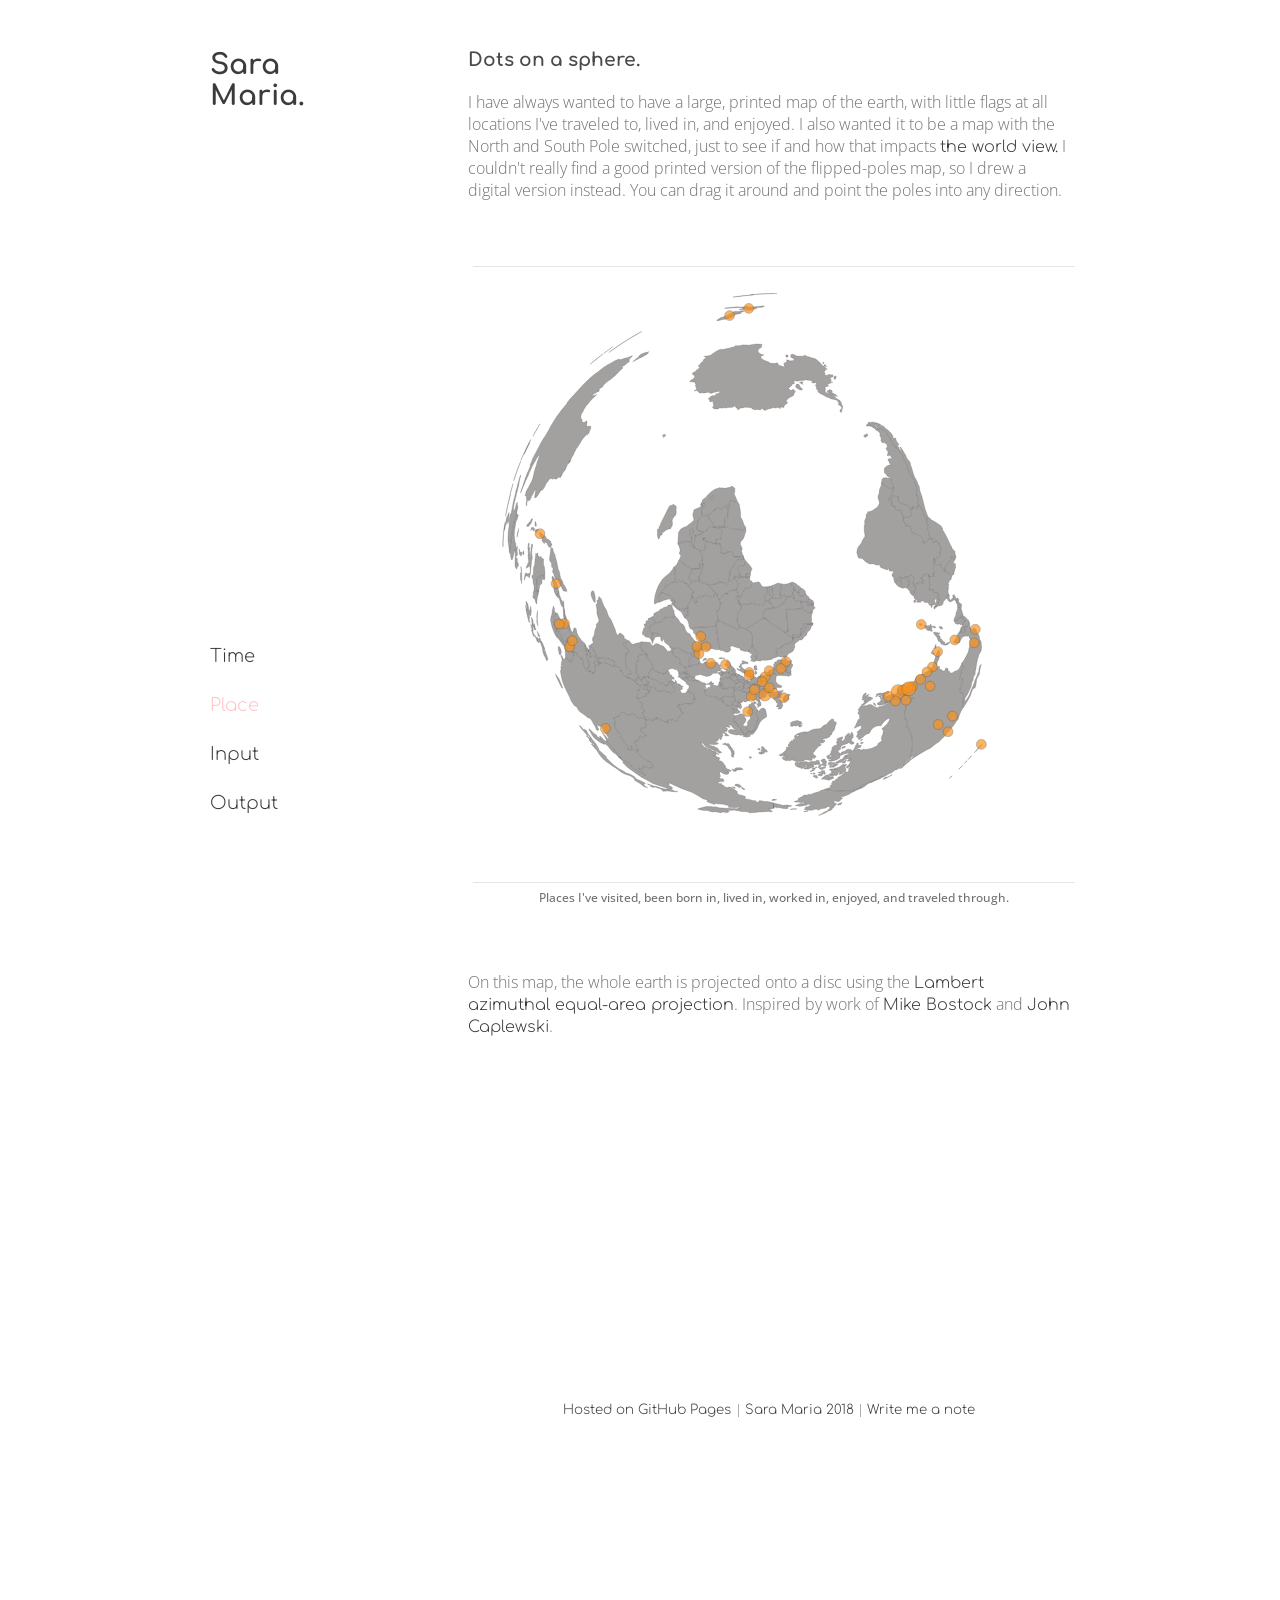
<file: place.html>
<!DOCTYPE html>
<html lang="en">
  <head>
    <!-- Character set of the document -->
    <meta charset="UTF-8">

    <!-- Page author -->
    <meta name="Sara Maria Sprinkhuizen" content="Sara Maria Sprinkhuizen">

    <!-- Page description -->
    <meta name="Collection of creations by Sara Sprinkhuizen.">

    <!-- Keywords  -->
    <meta name="keywords" content="Sara,Maria,Sprinkhuizen,MRI,Thermometry,Physics,Data,Visualization,Science,Design">

    <!-- Link share info  -->      
    <meta property="og:title" content="Sara Maria">
	<meta property="og:site_name" content="Sara Maria">
	<meta property="og:url" content="http://saramaria.org">
    <meta property="og:description" content="A collection of digital creations. With a hint of anti-digital creations.">
	<meta property="og:locale" content="en_US">
    <meta property="og:image" content="./images/saramaria_thumb.png">
	<meta property="og:image:type" content="image/png">
	<meta property="og:image:width" content="700">
	<meta property="og:image:height" content="389">

    <!-- Set the viewport -->
    <meta name="viewport" content="width=device-width, initial-scale=1.0">

    <title>Sara Maria</title>

    <!-- Styles and Fonts -->
    <link rel="stylesheet" href="stylesheets/styles.css">
    <link href="https://fonts.googleapis.com/css?family=Comfortaa|Open+Sans:300" rel="stylesheet">
    
    <!-- JS -->
    <script src="./javascripts/d3.min.js" charset="utf-8"></script>
    
    <!-- Tracking -->
    <script>
         (function(i,s,o,g,r,a,m){i['GoogleAnalyticsObject']=r;i[r]=i[r]||function(){
         (i[r].q=i[r].q||[]).push(arguments)},i[r].l=1*new Date();a=s.createElement(o),
         m=s.getElementsByTagName(o)[0];a.async=1;a.src=g;m.parentNode.insertBefore(a,m)
         })(window,document,'script','https://www.google-analytics.com/analytics.js','ga');
        ga('create', 'UA-94002143-1', 'auto');
        ga('send', 'pageview');
    </script>
    
    <style>
        /*  Globe Map markers style*/
          circle {
                fill: rgb(247,148,32);
                stroke: #444;
                stroke-width: 0.4;
                opacity: 0.7;
            }   
    </style>
    
    <script type="text/javascript">  
    
    function draw(geo_data) {
        var w=document.getElementById("globe").offsetWidth;
        var widthglobe = w;
        var heightglobe = w;

        var margin = 1,
            width =  widthglobe - margin,
            height = heightglobe - margin,
            rotate = [180,180],
            graticule = d3.geo.graticule(),
            scale = 20+w/5;
      
         // DRAW GLOBE --------------------------------------------------------------------        
         var projection = d3.geo.azimuthalEqualArea()
//           var projection = d3.geo.mercator()
//           var projection = d3.geo.equirectangular() // converts lon and lat into pixel domain
//           var projection = d3.geo.azimuthalEqualArea()
//           var projection = d3.geo.orthographic()
//           var projection = d3.geo.stereographic()
            .scale(scale)
            .translate([width / 2, height / 2])
            .precision(0.3)
            .clipAngle(180 - 1e-3)
            .rotate(rotate);

         var path = d3.geo.path().projection(projection);
         var m0,
             o0;

function plot_points(data) {  
        
    // John Caplewski's example of DRAG function:       
    var drag = d3.behavior.drag()
        .on("dragstart", function() {
        // Adapted from http://mbostock.github.io/d3/talk/20111018/azimuthal.html and updated for d3 v3
          var proj = projection.rotate();
          m0 = [d3.event.sourceEvent.pageX, d3.event.sourceEvent.pageY];
          o0 = [proj[0],-proj[1]];
        })
        .on("drag", function() {        
          if (m0) {
            var m1 = [d3.event.sourceEvent.pageX, d3.event.sourceEvent.pageY],
                o1 = [o0[0] + (m0[0] - m1[0]) / 4, o0[1] + (m1[1] - m0[1]) / 4];
            projection.rotate([o1[0], -o1[1]]); 

                function aggregation_by_id(leaves){ // aggregation of the data per ID.
                        var total = d3.sum(leaves, function(d){ return d['circlesize']; });
                        var coords = leaves.map(function(d) { return projection([+d.long, +d.lat]) });
                        var center_x = d3.mean(coords,function(d){ return d[0] })
                        var center_y = d3.mean(coords,function(d){ return d[1] })

                        return {
                            'circlesize' : total,
                            'x' : center_x,
                            'y' : center_y,
                        }
                    };

            var nested = d3.nest()
                        .key(function(d){  //grouping. In this case: group data by ID
                            return d['id'];   
                            })
                        .rollup(aggregation_by_id)
                        .entries(data);  //passes data through nest pipeline

            // scale radius of circles:
            var circlesize_max = d3.max(nested, function(d) {
                        return d.values.circlesize;
                    });

            var radius = d3.scale.sqrt()
                                .domain([0, circlesize_max])
                                .range([0,7]);

            function key_func(d){ //abstracting the key
                    return d['key']; 
                }

            // remove old circles
              var circles = svg.selectAll("circle")
                                .data(data, key_func)
              debugger;
               circles.exit().remove();

            // now add circles at new locations to map
            svg.append('g')
                .attr("class","bubble")
                .selectAll("circle")
                .data(nested)
                .enter()
                .append("circle")
                .attr("cx",function(d){ return d.values.x })
                .attr("cy",function(d){ return d.values.y })
                .attr("r",function(d){ return radius(d.values.circlesize) });
            }

            // Update the map plus circle markers
            path = d3.geo.path().projection(projection);
            d3.selectAll("path").attr("d", path);
        }); // end of DRAG
    
    var svg = d3.select("body").select("#section").select("#globe").append("svg")
            .attr("width", width + margin)
            .attr("height", height + margin)
            .call(drag);

    var map = svg.selectAll('path')
             .data(geo_data.features)
             .enter()
             .append('path')
             .attr('d', path);
    
        map.style('fill', '#a3a0a0')
            .style('stroke', '#444')
            .style('stroke-width', 0.2);

     // DRAW POINTS ON MAP --------------------------------------------------------------------        
        function aggregation_by_id(leaves){ // aggregation of the data per ID.
                    var total = d3.sum(leaves, function(d){ return d['circlesize']; });
                    var coords = leaves.map(function(d) { return projection([+d.long, +d.lat]) });
                    var center_x = d3.mean(coords,function(d){ return d[0] })
                    var center_y = d3.mean(coords,function(d){ return d[1] })
                    
                    return {
                        'circlesize' : total,
                        'x' : center_x,
                        'y' : center_y,
                    }
                };
          
        var nested = d3.nest()
                    .key(function(d){  //grouping. In this case: group data by ID
                        return d['id'];   
                        })
                    .rollup(aggregation_by_id)
                    .entries(data);  //passes data through nest pipeline

     // scale radius of circles:
        var circlesize_max = d3.max(nested, function(d) {
                    return d.values.circlesize;
                });
            
        var radius = d3.scale.sqrt()
                            .domain([0, circlesize_max])
                            .range([0,7]);
            
        function key_func(d){ //abstracting the key
                return d['key']; 
            }

        // now add to map
        svg.append('g')
            .attr("class","bubble")
            .selectAll("circle")
            .data(nested)
            .enter()
            .append("circle")
            .transition()
            .duration(500)
            .attr("cx",function(d){ return d.values.x })
            .attr("cy",function(d){ return d.values.y })
            .attr("r",function(d){ return radius(d.values.circlesize) });

    }; // end plot points
         
        d3.csv("./graphdata/sara_lived_worked_new.csv", function(d) {
          d['circlesize'] = +d['circlesize'];
          return d;            
        }, plot_points);

    }; // end of draw function
        
      </script>
</head>
 
    
<body>
        
<!--        OVERALL WRAPPER -->        
<div id="wrapper">
        
    <div id="header">
    <h1 id="headtitle"><a href="./index.html" style="text-decoration:none">Sara <br> Maria.</a></h1>
    </div>
        
    <!--        MENU -->
    <nav id="menu">
            <ul style="list-style-type:none">
                <li><a href="./time.html">Time</a></li>
                <li><a href="./place.html" style="color:#ffc2cc">Place</a></li>
                <li><a href="./input.html">Input</a></li>
                <li><a href="./output.html">Output</a></li>
            </ul>
        </nav>

    <!--        MAIN CONTENT -->
    <div id="section">

        <div id="livedworked">
            <h3> Dots on a sphere.</h3>
            <!--Based on examples of MBostock and JCaplewski -->
            <!-- http://bl.ocks.org/jczaplew/6457917
            http://mbostock.github.io/d3/talk/20111018/azimuthal.html
            -->
            <p> I have always wanted to have a large, printed map of the earth, with little flags at all locations I've traveled to, lived in, and enjoyed. I also wanted it to be a map with the North and South Pole switched, just to see if and how that impacts <a href="http://www.bbc.com/future/story/20160614-maps-have-north-at-the-top-but-it-couldve-been-different" target="blank"> the world view.</a> I couldn't really find a good printed version of the flipped-poles map, so I drew a digital version instead. You can drag it around and point the poles into any direction.</p>
            
        <div id="spacer"></div>  
            
            <figure style="width:100%">   
                <div id="globe">
                     <script type="text/javascript">
                    /*     Use D3 to load the GeoJSON file     */
                        d3.json("./graphdata/world_countries.json", draw);
                    </script>
                  </div> <!-- End of Globe figure-->
            <figcaption>Places I've visited, been born in, lived in, worked in, enjoyed, and traveled through. 
                 <br></figcaption></figure>

        </div> 
        <div id="spacer"></div>  
<p>On this map, the whole earth is projected onto a disc using the <a href="https://en.wikipedia.org/wiki/Lambert_azimuthal_equal-area_projection">Lambert azimuthal equal-area projection</a>. Inspired by work of <a href="http://mbostock.github.io/d3/talk/20111018/azimuthal.html" target="blank">
                Mike Bostock</a> and <a href="http://bl.ocks.org/jczaplew/6457917" target="blank">John Caplewski</a>.</p>
        <div id="largespacer"></div>  
        
        <div id="footer">
     <small><a href="https://pages.github.com" target="_blank"> Hosted on GitHub Pages </a>| <a href="https://sara-maria.github.io/">Sara Maria 2018</a> | <a href="mailto:sara@thedatavisionlab.com">Write me a note</a> </small>
</div>
    </div>    
   
    <script src="javascripts/scale.fix.js"></script>
    <script src="javascripts/jQuery.js"></script>
    
</body>
</html>
</file>
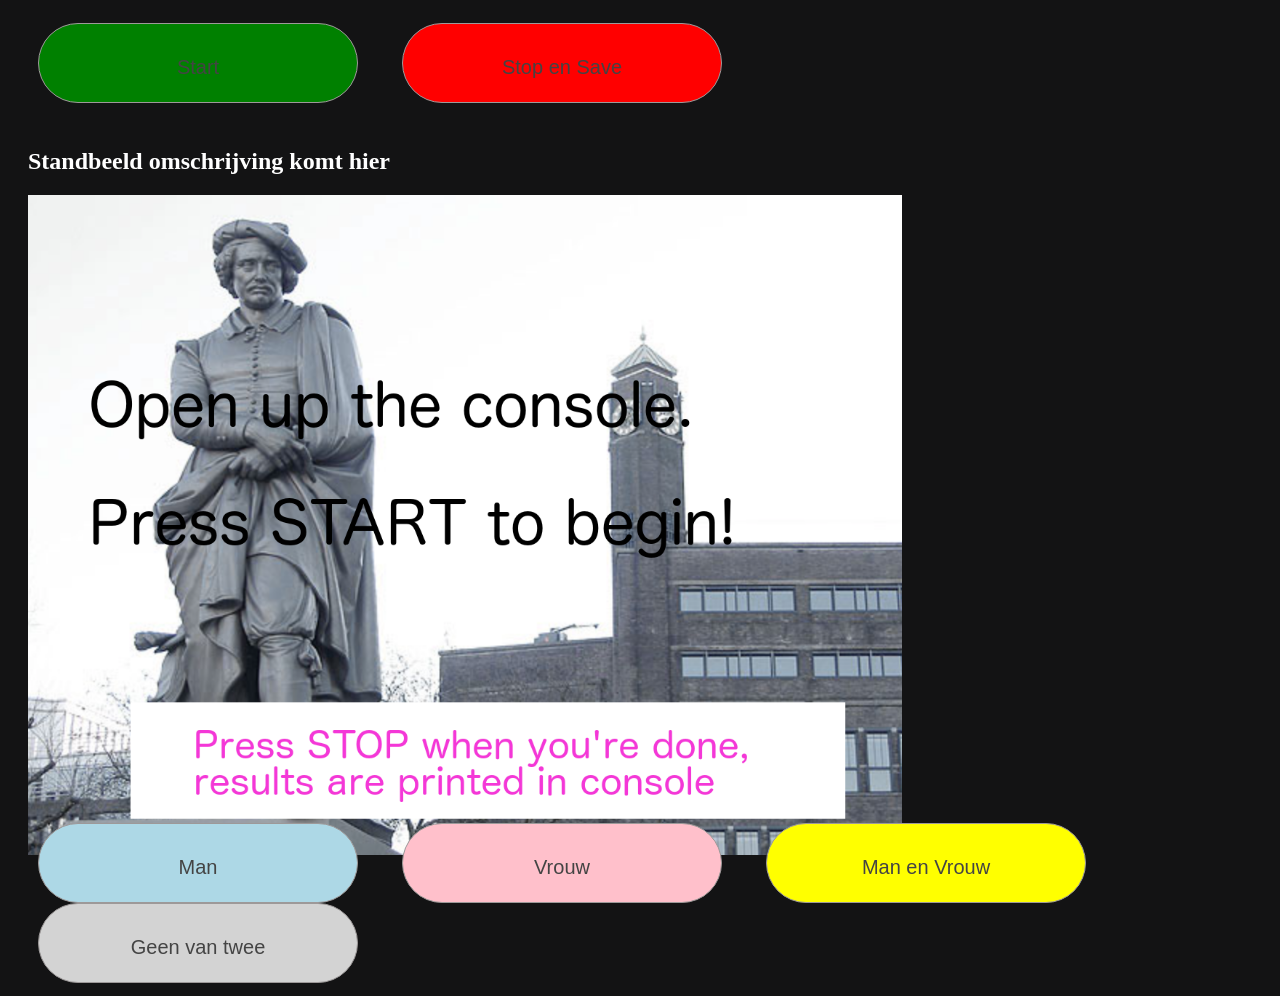
<file: standbeelden.html>
<!DOCTYPE html>
<html>
<head>
         <!-- Declare the character set of the document -->
        <meta charset="UTF-8">
         <!-- Support IE9-IE10 -->
        <meta http-equiv="X-UA-Compatible" content="IE=edge">
          <!-- Set the viewport -->
        <meta name="viewport" content="width=device-width, initial-scale=1.0">
        
        <!-- Page Info -->
        <title>Standbeelden - Man/Vrouw? </title>
        <meta name="author" content="Sara Maria Sprinkhuizen">
        <meta name="description" content="Standbeelden in Amsterdam">
        <meta name="keywords" content="amsterdam, standbeelden, kunst, kunstwerken, man, vrouw, sex, geslacht, tool">

    <style>
/*
             *{
                border: 1px solid orange !important;
              }
*/

        body {
                overflow:visible;
                background: #131314;
                position: relative;
                }

        #slideshow {
                height: 660px;
                width: 800px;
/*                position:relative;*/
                padding: 20px;
                }
        
        #imagetitle{
            color:#fff;
            }
        
        #slider {
        }
        
        #Buttons{
                width: inherit;
                height: auto;
                position: static;
                padding: 15px 10px 5px 10px;
        }
        #Buttonscontrol{
                width: inherit;
                height: auto;
                position: static;
                padding: 15px 10px 5px 10px;
        }
        
        .button {
                width:16em;
                height:4em;
                line-height: 4.1em; 
                vertical-align: middle;
                text-align: center;
                font-size:20px;
                background-color: white;
                padding: .1em;
                margin-left: 1em;
                margin-right: 1em;
                border-radius: 2em;
                border:1px solid #9d9999;
                color:#444;
                font-weight: 100;
            }   
        
         #buttonman {
                background-color: lightblue;
         }
        
        #buttonvrouw {
                background-color: pink;
         }
        
        #buttonmanenvrouw {
                background-color: yellow;
         }
        
        #buttongeen {
                background-color: lightgray;
         }
        
         #buttonstop {
             background-color: red;

         }
             
        #buttonstart {
             background-color: green;
/*             position:relative;*/
/*             margin-top:100%;*/
         }
             
    </style>
</head>
    
    
<body>

<!--        Buttons for interactivity   -->
<div id="Buttonscontrol">   
    <button class="button" id="buttonstart" onclick=start();>Start</button>
    <button class="button" id="buttonstop" onclick=stop();>Stop en Save</button>
</div>
 
<div id="slideshow">  <!-- Slideshow of images-->
    <h2 id=imagetitle>Standbeeld omschrijving komt hier</h2>
    <img id="slider" src="./images_standbeelden/statues_start_image.png" height="100%">
</div>
<div id="Buttons">
    <button class="button" id="buttonman" onclick=slideShow("m");>Man</button>
    <button class="button" id="buttonvrouw" onclick=slideShow("v");>Vrouw</button>
    <button class="button" id="buttonmanenvrouw" onclick=slideShow("b");>Man en Vrouw</button>
    <button class="button" id="buttongeen" onclick=slideShow("g");>Geen van twee</button>
</div>


 <!-- Javascripts -->
    <script src="./javascripts/d3.min.js" charset="utf-8"></script>

<!--    MAIN JAVASCRIPT FUNCTIONS FOR PAGE CREATION-->
<script type="text/javascript">  
    var margin = 0,
        width = 1900 - margin,
        height = 1100 - margin;


    ///////////////////////////////////////////////////////////////////////////////////        
    //SLIDE SHOW with preloaded images:
//        var imgArray = [
//            './images/linda_scalp.png',
//            './images/linda_scalp_hands.png',
//            './images/linda_scalp_hands_nose.png',
//            './images/linda_scalp_hands_nose_ear.png',
//            './images/linda_mouth_elbow.png',
//            './images/linda_color.png'];

    ///////////////////////////////////////////////////////////////////////////////////        
    //SLIDE SHOW data from csvfile:
    var imgArray;
        var curIndexslide = 0;

    d3.csv("./images_standbeelden/ams_beelden_PREPPED.csv", function(data) {
        data.forEach(function(d) {
            //d.id = +d.id;
            console.log(d.omschrijving)
          });
        imgArray = data;
        });

    
    
//    TO ADD: 
//    - Start button turns into stop button after pressing it
//    - keyboard option instead of button press option
//    - good way to get the data out!!
    
    
    
    function start() {
        // start slideshow with FIRST image
         document.getElementById('slider').src = imgArray[curIndexslide].imageURL; //show image from file links
        
         console.log(curIndexslide);
        console.log("curimage is ", imgArray[curIndexslide].imageURL);
        console.log( imgArray[curIndexslide].omschrijving);

        document.getElementById("imagetitle").innerHTML = imgArray[curIndexslide].omschrijving;
 
        curIndexslide++;
        return curIndexslide;
        
        };

    
    function slideShow(type) {
        // PART 1. PROCESS THE *PREVIOUS* IMAGE BUTTON PRESS TYPE CHOICE
        //Create array with image name and classification type:
        imgArray[curIndexslide-1].type =  type;
        console.log("type of previous image is ", type);    

        // PART 2. SHOW THE NEW IMAGE AND INFO
        document.getElementById('slider').src = imgArray[curIndexslide].imageURL; //show image
        document.getElementById("imagetitle").innerHTML = imgArray[curIndexslide].omschrijving;
        console.log(curIndexslide);
        console.log("curimage is ", imgArray[curIndexslide].imageURL);
        console.log( imgArray[curIndexslide].omschrijving);

        curIndexslide++;
        if (curIndexslide >= imgArray.length ) { 
                curIndexslide = 0; //imgArray.length;
                document.getElementById('slider').src = ""; 
                console.log("the end")
            }; 
        };
    
    
    function stop(type) {
        // stop slideshow and save data to file
        console.log(imgArray);

        var datamannen = imgArray.filter(function(d) { return d.type == "m"; })
        var datavrouwen = imgArray.filter(function(d) { return d.type == "v"; })
        var databoth = imgArray.filter(function(d) { return d.type == "b"; })
        var datanone = imgArray.filter(function(d) { return d.type == "g"; })
        var alltyped = imgArray.filter(function(d) { return d.type != "NA"; })
            
        var output = console.table(imgArray,["omschrijving", "X", "type"]);

        console.log("number of male statues is: ", datamannen.length)
        console.log("number of female statues is: ", datavrouwen.length)
        console.log("number of M&F statues is: ", databoth.length)
        console.log("number of other statues is: ", datanone.length)
        
        //debugger;
        
        //        From: https://stackoverflow.com/questions/13405129/javascript-create-and-save-file
        //var myCsv = "Col1,Col2,Col3\nval1,val2,val3";
        var allnames = imgArray.map(function(d) {return d.omschrijving;});
        var alltypes =  imgArray.map(function(d) {return d.type;});
        var nameslist = allnames.join("\n");
        var typeslist = alltypes.join("\n");
        var myCsv = nameslist.concat("\n",typeslist);
        
        window.open('data:text/csv;charset=utf-8,' + escape(myCsv));

        };

</script>
    
    
</body>
</html>
</file>
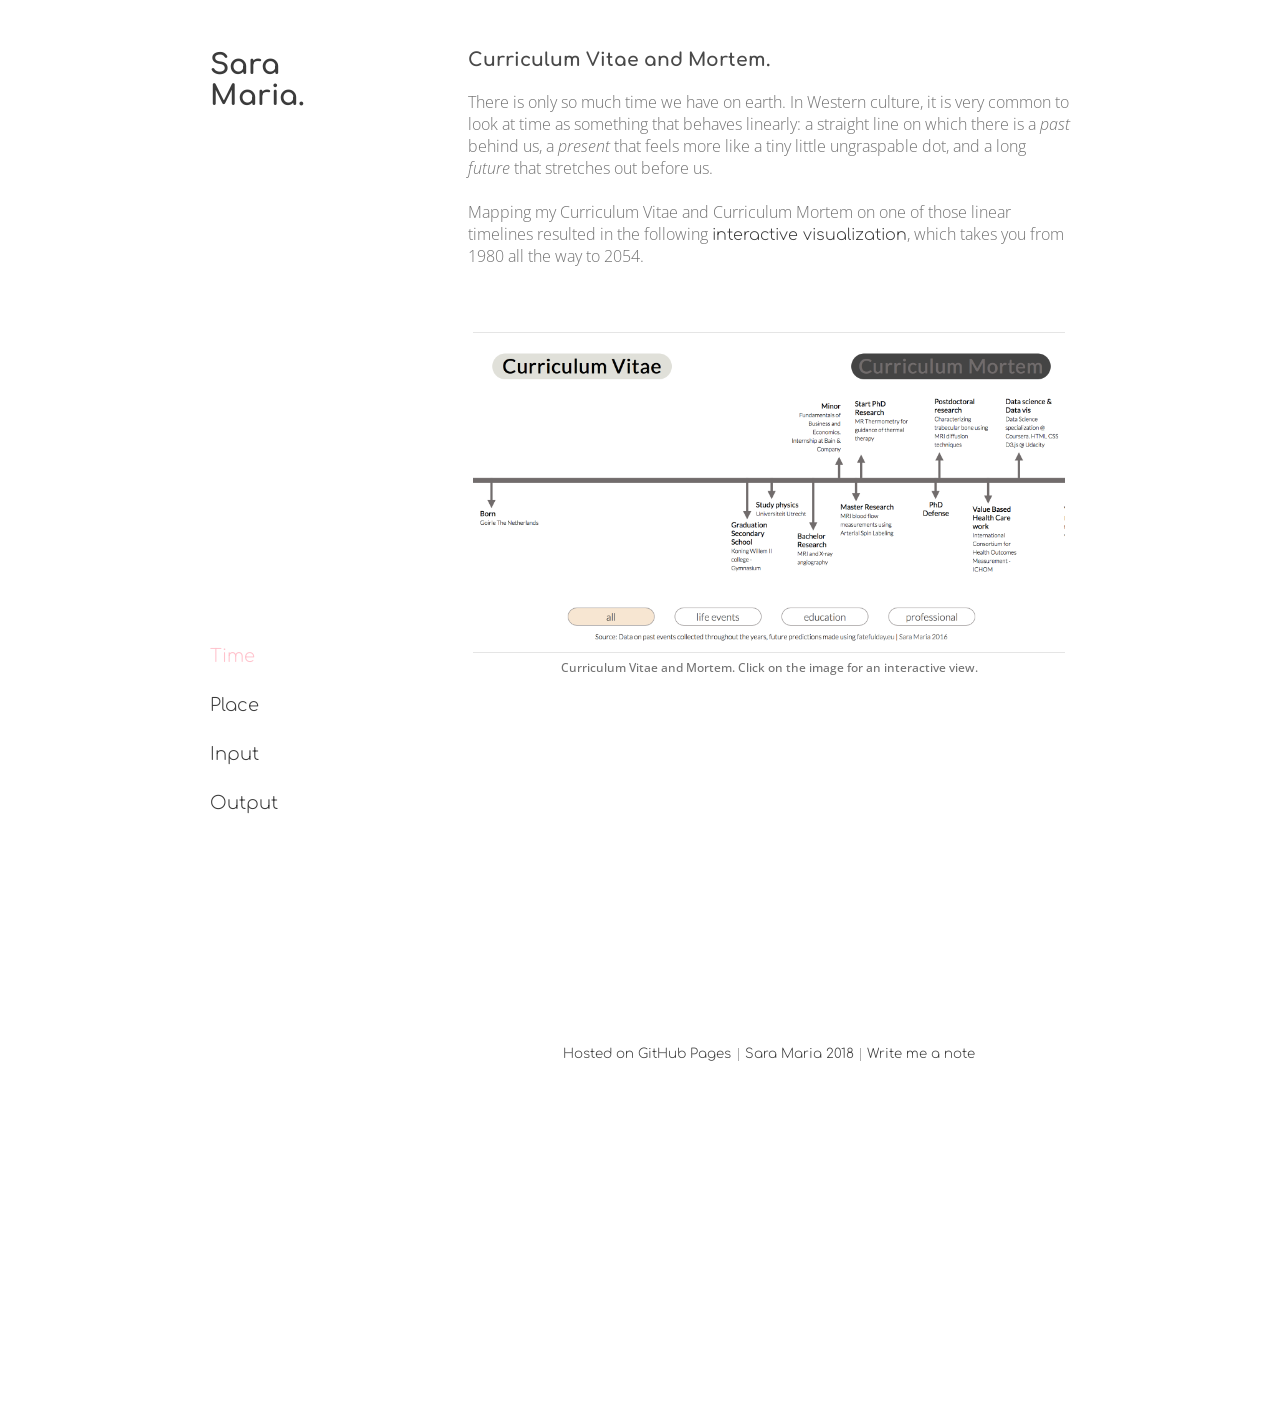
<file: time.html>
<!DOCTYPE html>
<html lang="en">
  <head>
    <!-- Character set of the document -->
    <meta charset="UTF-8">

    <!-- Page author -->
    <meta name="Sara Maria Sprinkhuizen" content="Sara Maria Sprinkhuizen">

    <!-- Page description -->
    <meta name="Collection of creations by Sara Sprinkhuizen.">

    <!-- Keywords  -->
    <meta name="keywords" content="Sara,Maria,Sprinkhuizen,MRI,Thermometry,Physics,Data,Visualization,Science,Design">

    <!-- Link share info  -->      
    <meta property="og:title" content="Sara Maria">
	<meta property="og:site_name" content="Sara Maria">
	<meta property="og:url" content="http://saramaria.org">
    <meta property="og:description" content="A collection of digital creations. With a hint of anti-digital creations.">
	<meta property="og:locale" content="en_US">
    <meta property="og:image" content="./images/saramaria_thumb.png">
	<meta property="og:image:type" content="image/png">
	<meta property="og:image:width" content="700">
	<meta property="og:image:height" content="389">

    <!-- Set the viewport -->
    <meta name="viewport" content="width=device-width, initial-scale=1.0">

    <title>Sara Maria</title>

    <!-- Styles and Fonts -->
    <link rel="stylesheet" href="stylesheets/styles.css">
    <link href="https://fonts.googleapis.com/css?family=Comfortaa|Open+Sans:300" rel="stylesheet">
    
    <!-- JS -->
    <script src="./javascripts/d3.min.js" charset="utf-8"></script>
    
    <!-- Tracking -->
    <script>
         (function(i,s,o,g,r,a,m){i['GoogleAnalyticsObject']=r;i[r]=i[r]||function(){
         (i[r].q=i[r].q||[]).push(arguments)},i[r].l=1*new Date();a=s.createElement(o),
         m=s.getElementsByTagName(o)[0];a.async=1;a.src=g;m.parentNode.insertBefore(a,m)
         })(window,document,'script','https://www.google-analytics.com/analytics.js','ga');
        ga('create', 'UA-94002143-1', 'auto');
        ga('send', 'pageview');
    </script>
      
   </head>
    
   <body>
    <!--        OVERALL WRAPPER -->        
<div id="wrapper">
        <div id ="header">
            <h1 id="headtitle"><a href="./index.html">Sara <br> Maria.</a></h1>
        </div>
        
        <!--        MENU -->
        <nav id="menu">
            <ul style="list-style-type:none">
                <li><a href="./time.html" style="color:#ffc2cc">Time</a></li>
                <li><a href="./place.html">Place</a></li>
                <li><a href="./input.html">Input</a></li>
                <li><a href="./output.html">Output</a></li>
            </ul>
        </nav>

    <!--        MAIN CONTENT -->
    <div id="section">
                    
        <h3>Curriculum Vitae and Mortem.</h3>
            <div id="embeddedCV">
            <p>There is only so much time we have on earth. 
                In Western culture, it is very common to look at time as something that behaves linearly: 
                a straight line on which there is a <i>past</i> behind us, a <i>present</i> that feels more like a tiny little ungraspable dot, and a long <i>future</i> that stretches out before us. 
                
                <br><br> Mapping my Curriculum Vitae and Curriculum Mortem on one of those linear timelines
                resulted in the following 
                <a href="http://bl.ocks.org/sara-maria/raw/efae537119b896181c5fa8e3d4db508e/"
                   target="_blank">interactive visualization</a>, 
                which takes you from 1980 all the way to 2054.</p>

        <div id="spacer"></div> 
        <div id="spacer"></div> 

                <div id="CVCM">
                    <figure><a href="http://bl.ocks.org/sara-maria/raw/efae537119b896181c5fa8e3d4db508e/"
                           target="_blank"> <img src="./images/CVCM.png"></a>
                    <figcaption>Curriculum Vitae and Mortem. Click on the image for an interactive view.</figcaption></figure>
                </div>
            </div> 

        <div id="largespacer"></div> 
        
        <div id="footer">
     <small><a href="https://pages.github.com" target="_blank"> Hosted on GitHub Pages </a>| <a href="https://sara-maria.github.io/">Sara Maria 2018</a> | <a href="mailto:sara@thedatavisionlab.com">Write me a note</a> </small>
</div>

            
</div>   <!-- End of section div-->    
   
    <script src="javascripts/scale.fix.js"></script>
    <script src="javascripts/jQuery.js"></script>
    
</body>
</html>
</file>
<file: stylesheets/styles.css>
/*
 
    *{
        border: 1px solid #f8d581 !important;
        }
*/


body {
  background-color: #fff;
  padding:50px;
  font-family: 'Open Sans', sans-serif;
  font-style: normal;
  color:#727272;
  font-weight:300;
  margin: 0;
  padding-bottom: 6rem;
  min-height: 100%; 
}

h1, h2, h3, h4, h5, h6 {
  font-family: 'Comfortaa', cursive;
    
/*font-family: 'Gruppo', cursive;*/
/*font-family: 'Poiret One', cursive;*/
/*font-family: 'Gruppo', cursive;*/
/*font-family: 'Bubbler One', sans-serif;*/

  color:#222;
  margin:0 0 20px;
}

p, ul, ol, pre, dl {
  margin:0 0 20px;
}


h1, h2, h3 {
  line-height:1.1;
}

h1 {
  font-size:28px;
  margin-bottom: 40px;
}

h2 {
  color:#494949;
}

h3, h4, h5, h6 {
  color:#494949;
}

a {
  color:#3b3b3b;
  text-decoration:none;
/*  font-weight: 700;  */
}

a:hover {
  color:#ffc2cc;
}

a small {
  font-size:11px;
  color:#494949;
  margin-top:-0.3em;
  display:block;
}

a:hover small {
  color:#ffc2cc;
}

/*the wrapper around content of website*/
#wrapper {
  width:860px;
  margin:0 auto;
  min-height:100%;
  position:relative;
}

#header {
  width:200px;
  float:left;
  position:fixed;
  -webkit-font-smoothing:subpixel-antialiased;
}

nav {
  position:fixed;
/*  float:left;*/
/*  top: 1;*/
  right: 1;
  bottom: 66px;
/*  left: 70px; padding body (50) plus margin header (20)*/
/*  padding: 1rem;*/
}

nav ul{
  width:200px;
  list-style:none;
  height:auto;
  padding:1;
}

nav ul, li, a  {
    font-family: 'Comfortaa', cursive;
    margin: 0; 
    padding: 0;
    margin-bottom: 1;
    padding-bottom:4px;
}

nav ul a {
  line-height:2.5;
  font-size:18px;
  text-align:left;
  padding-top:4px;
  height:25px;
}

#spacer {
    margin-top:60px;
}
#largespacer {
    margin-top:360px;
}

#section {    /* section contains main website content */
  width:70%;    /*  width:640px;*/
  float:right;
  position:static;
  padding-bottom:320px; /* Height of the footer element */
}

#footer {
    float:right;
/*    background:#ffab62;*/
	width:100%;
	height:40px;
	position:static;
    bottom:0;
    top:0;
/*	left:0;*/
/*  right:0;*/
    text-align: center;
}
#footer a {
    font-weight: 200;
}


/*Code for figures and figure captions*/
img {
  max-width:100%;
}

figure {
    display: inline-block;
    padding-top: 4px;
    border-top: 1px solid #e5e5e5;
    margin: 5px; 
}
figure img {
    display: block;    
    margin: 0 auto;
}
figure figcaption {
    margin-top: 4px;
    padding-top: 6px;
    border-top: 1px solid #e5e5e5;
    text-align: center;
    font-size: 12px;
    font-weight: 500;   
}

/*no border when used outside of figure:*/
figcaption {
    margin-top: 4px;
    padding-top: 6px;
    text-align: center;
    font-size: 12px;
    font-weight: 500;   
}

/*Code for image overlays in "about" section*/
.block {
    position: relative;
/*    margin: 5px;*/
    margin-left: auto;
    margin-right: auto;
    width: 220px;
    height: 275px;
    background: url("../images/Double_layer_pic_and_MRI_scan_me_MRI.jpg") no-repeat; 
    background-size:100%; 
}

.overlay
{
    width: 220px;
    height: 275px;
    background: url("../images/Double_layer_pic_and_MRI_scan_me_PIC.jpg") no-repeat; 
    background-size:100%; 
/*    opacity: 1;*/
    -webkit-transition: opacity 1s ease-in-out;
  -moz-transition: opacity 1s ease-in-out;
  -ms-transition: opacity 1s ease-in-out;
  -o-transition: opacity 1s ease-in-out;
  transition: opacity 1s ease-in-out;
}

.block:hover .overlay {
    filter: alpha(opacity=0);
    opacity:0;
/*
   transition: opacity 1s ease-in-out;
   -moz-transition: opacity 1s ease-in-out;
   -webkit-transition: opacity 1s ease-in-out;
*/
}



/*------- SCREEN SIZE ADJSUTMENTS BELOW -----------*/

/*-------FOR SOMEWHAT LARGE SCREENS-----------*/
@media print, screen and (max-width: 960px) {

  #wrapper {
    width:auto;
    margin:0;
    min-height:100%;
    position:static;
  }

  #header, #section, #footer {
    float:none;
    position:static;
    width:auto;
  }

  #header {
    padding-right:320px;
  }

  #header h1{  margin-bottom: 38px;}
    
  nav {
  position: static;
  }
        
  #section {
    border:1px solid #e5e5e5;
    border-width:1px 0;
    padding:20px 0;
    margin:0 0 20px;
  }

  nav ul {
    position:absolute;
    right:50px;
    top:52px;
    text-align: right;
  }
    
nav ul, li, a  {
    padding-bottom:4px;
}

nav ul a {
  line-height:1;
    }
    
    
}

/*-------FOR SMALLER SCREENS-----------*/
@media print, screen and (max-width: 720px) {
  body {
    word-wrap:break-word;
  }

  #header, nav {
    padding:0;
  }

  nav ul, #header p.view {
    position:static;
  }
    
  nav,ul,li {      
    display:inline;
    line-height: 3;
    padding-right: 14px;
  }
    

  pre, code {
    word-wrap:normal;
  }
    
}

/*-------FOR EVEN SMALLER SCREENS-----------*/
@media print, screen and (max-width: 480px) {
  body {
    padding:15px;
  }

  nav ul {
    width:90%;
    padding-bottom: 6px;
    text-align: left;
  }

  nav,ul,li {      
      line-height: 2;
  }
    
  nav li, header ul li + li + li {
    width:80%;
  }
   
}

/*-------FOR SMALLEST SCREENS-----------*/
@media print, screen and (max-width: 300px) {
  body {
    padding:15px;
  }

  nav ul {
    width:90%;
    padding-bottom: 6px;
    text-align: left;
  }

  nav,ul,li {      
      line-height: 2;
  }
    
  nav li, header ul li + li + li {
    width:80%;
  }
   
  nav,ul,li {      
    float: none;
    clear: left;
    display:block;
  }
}

    
@media print {
  body {
    padding:0.4in;
    font-size:12pt;
    color:#444;
  }
}
</file>
